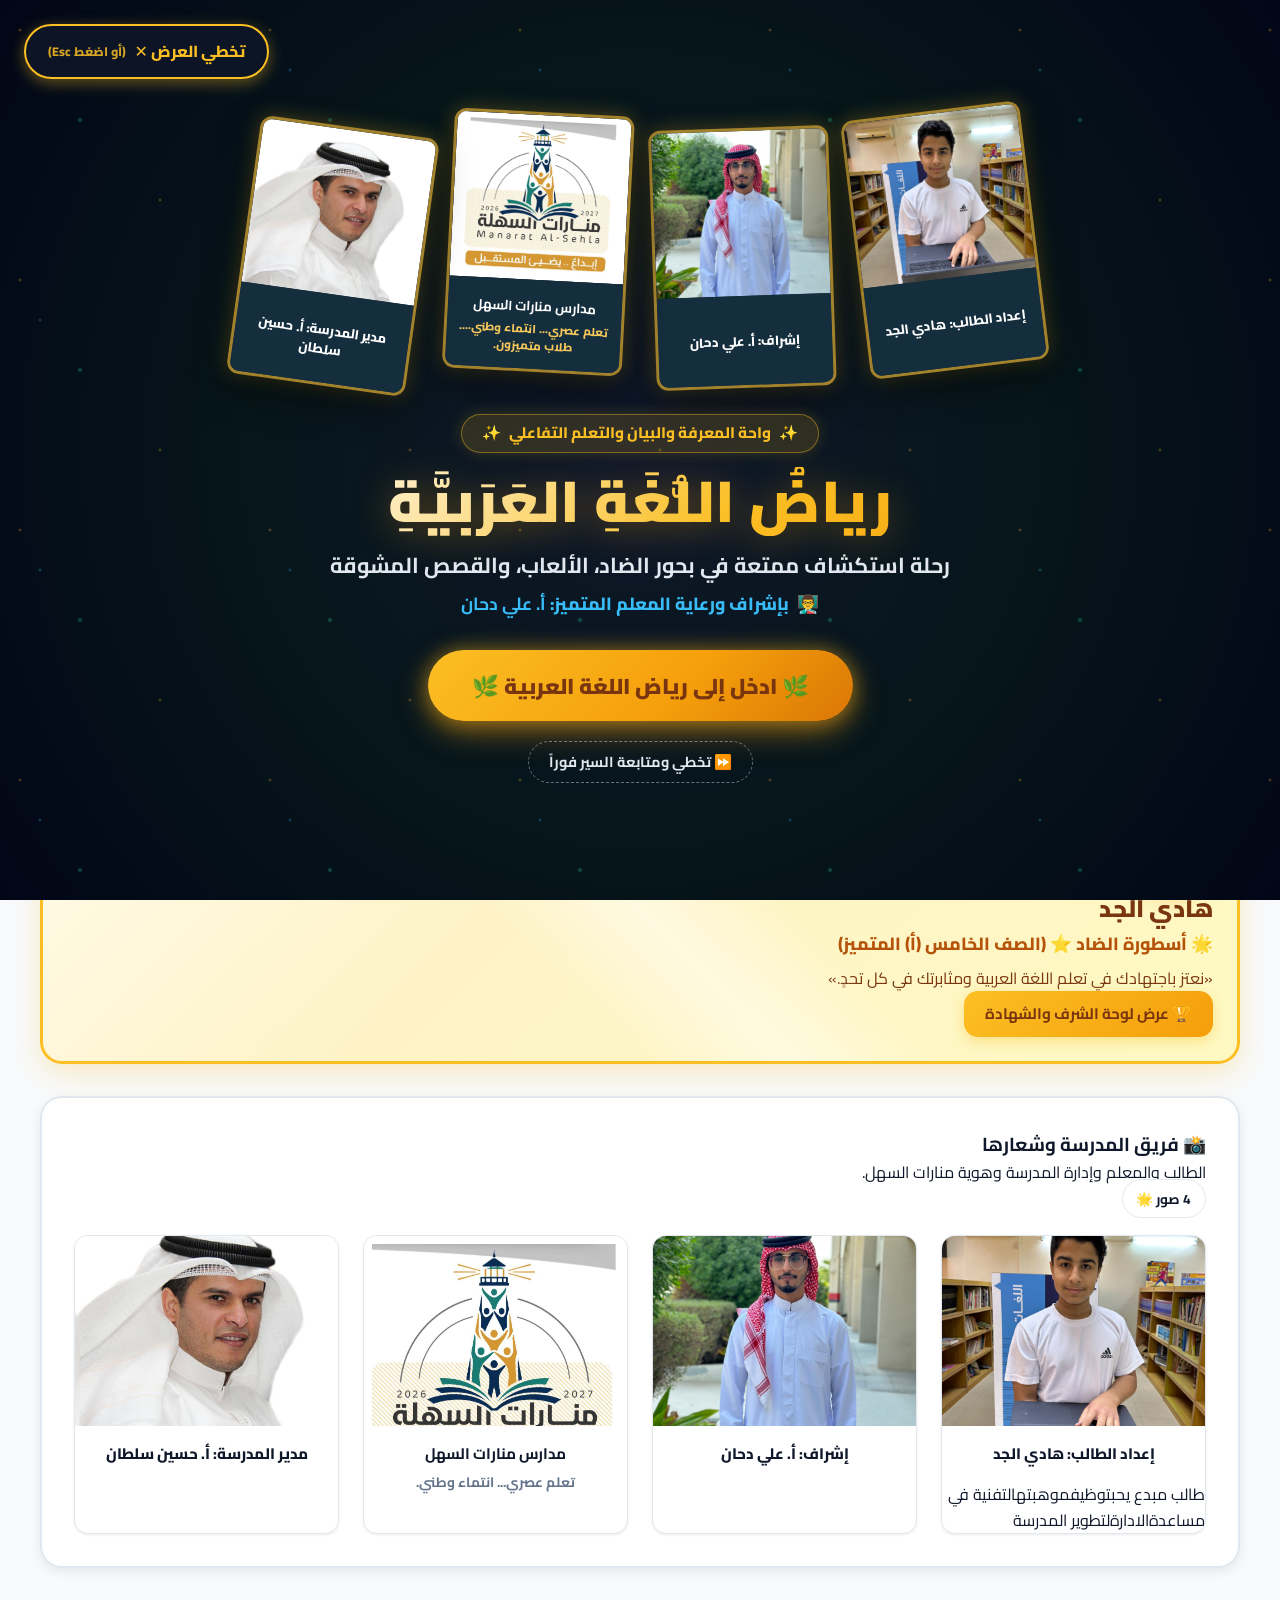
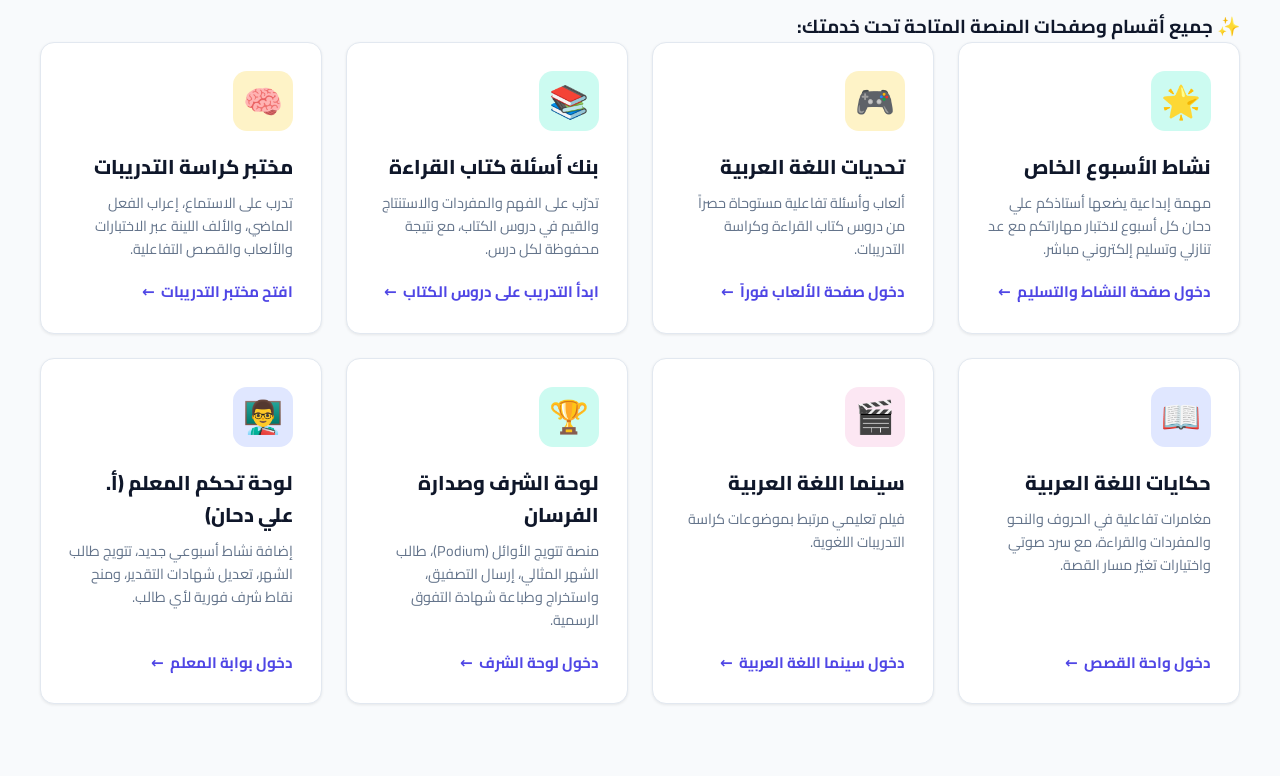
<file: index.html>
<!DOCTYPE html>
<html lang="ar" dir="rtl">
<head>
    <meta charset="UTF-8">
    <meta name="viewport" content="width=device-width, initial-scale=1.0">
    <title>رياض اللغة العربية | إشراف المعلم أ. علي دحان</title>
    <link rel="stylesheet" href="css/style.css?v=20261102-mobile">
    <link rel="icon" href="data:image/svg+xml,<svg xmlns=%22http://www.w3.org/2000/svg%22 viewBox=%220 0 100 100%22><text y=%22.9em%22 font-size=%2290%22>🌿</text></svg>">
</head>
<body>

    <!-- ==============================================
         CINEMATIC OPENING INTRO (رياض اللغة العربية)
         Featuring images from 'images for ali dahan'
         ============================================== -->
    <div id="intro-splash-screen" class="intro-splash-screen">
        <div class="intro-ambient-particles"></div>
        <button id="btn-intro-skip" class="intro-skip-btn" onclick="window.closeIntro(event)" title="تخطي العرض والدخول المباشر">
            <span>تخطي العرض ✕</span>
            <span style="font-size: 0.78rem; opacity: 0.85;">(أو اضغط Esc)</span>
        </button>

        <div class="intro-stage">
            <!-- Animated 3D Images Showcase from Ali Dahan's Desktop Folder -->
            <div class="intro-cards-showcase">
                <div class="intro-img-card" onclick="window.closeIntro(event)" title="إعداد الطالب هادي الجد">
                    <img src="images/img1_web.png" alt="الطالب هادي الجد يحمل حاسوبه في مكتبة المدرسة">
                    <div class="intro-image-caption">إعداد الطالب: هادي الجد</div>
                    <div class="card-shine-glimmer"></div>
                </div>
                <div class="intro-img-card" onclick="window.closeIntro(event)" title="إشراف الأستاذ علي دحان">
                    <img src="images/img2_web.png" alt="الأستاذ علي دحان">
                    <div class="intro-image-caption">إشراف: أ. علي دحان</div>
                    <div class="card-shine-glimmer"></div>
                </div>
                <div class="intro-img-card school-logo-intro" onclick="window.closeIntro(event)" title="شعار مدارس منارات السهل">
                    <img src="images/img3_web.png" alt="شعار مدارس منارات السهل: تعلم عصري، انتماء وطني">
                    <div class="intro-image-caption">
                        <strong>مدارس منارات السهل</strong>
                        <span class="intro-school-vision">تعلم عصري... انتماء وطني.... </br> طلاب متميزون.</span>
                    </div>
                    <div class="card-shine-glimmer"></div>
                </div>
                <div class="intro-img-card" onclick="window.closeIntro(event)" title="مدير المدرسة الأستاذ حسين سلطان">
                    <img src="images/img4_web.png" alt="مدير المدرسة الأستاذ حسين سلطان">
                    <div class="intro-image-caption">مدير المدرسة: أ. حسين سلطان</div>
                    <div class="card-shine-glimmer"></div>
                </div>
            </div>

            <!-- Program Title Revelation -->
            <div class="intro-title-group">
                <div class="intro-eyebrow-pill">
                    <span>✨</span>
                    <span>واحة المعرفة والبيان والتعلم التفاعلي</span>
                    <span>✨</span>
                </div>

                <h1 class="intro-grand-title">رِياضُ اللُّغَةِ العَرَبِيَّةِ</h1>
                <p class="intro-subheading">رحلة استكشاف ممتعة في بحور الضاد، الألعاب، والقصص المشوقة</p>
                <div class="intro-teacher-credit">
                    <span>👨‍🏫</span>
                    <span>بإشراف ورعاية المعلم المتميز: <strong>أ. علي دحان</strong></span>
                </div>

                <div class="mt-4">
                    <button id="btn-intro-enter" class="intro-enter-btn" onclick="window.closeIntro(event)">
                        🌿 ادخل إلى رياض اللغة العربية 🌿
                    </button>
                </div>
                <div>
                    <button id="btn-intro-skip-bottom" class="intro-skip-bottom-btn" onclick="window.closeIntro(event)">
                        ⏩ تخطي ومتابعة السير فوراً
                    </button>
                </div>
            </div>
        </div>
    </div>

    <!-- Main Header -->
    <header class="main-header">
        <div class="header-inner">
            <a href="index.html" class="logo-area" style="text-decoration: none;">
                <div class="logo-badge" style="background: linear-gradient(135deg, #10b981, #06b6d4);">📖</div>
                <div class="logo-text">
                    <h1>رِياضُ اللُّغَةِ العَرَبِيَّةِ</h1>
                    <p>بإشراف ورعاية المعلم المتميز <strong>أ. علي دحان</strong> 🌟</p>
                </div>
            </a>

            <!-- Student Gamified HUD Bar -->
            <div class="student-stats-hud">
                <div class="header-user-avatar" id="header-user-avatar" title="اضغط لتغيير صورتك الرمزية">🦁</div>
                <div>
                    <div class="stat-chip points" id="header-user-points-wrap">
                        <span>💰</span>
                        <span id="header-user-points">850</span>
                        <span>نقطة</span>
                    </div>
                </div>
                <div class="stat-chip level">
                    <span id="header-user-level">مستوى 3 (باحث شجاع)</span>
                </div>
                <div class="stat-chip streak">
                    <span id="header-user-streak">5 يوم 🔥</span>
                </div>
                <div class="stat-chip" style="color: var(--primary);">
                    <span id="header-user-badges-count">3 أوسمة 🎖️</span>
                </div>
            </div>

            <div class="header-controls">
                <button class="btn-icon" id="btn-toggle-sound" title="كتم/تشغيل الصوت">🔊</button>
                <button class="btn btn-outline btn-sm" onclick="window.app.replayIntro()" title="إعادة تشغيل مقدمة رياض اللغة العربية">
                    🎬 المقدمة
                </button>
                <a href="teacher.html" class="btn btn-outline btn-sm" title="بوابة المعلم أ. علي دحان">
                    👨‍🏫 لوحة المعلم
                </a>
            </div>
        </div>
    </header>

    <!-- Main Navigation Bar -->
    <nav class="main-nav">
        <div class="nav-container">
            <a href="index.html" class="nav-link-btn active">🏠 الرئيسية</a>
            <a href="weekly.html" class="nav-link-btn">🌟 نشاط الأسبوع (أ. علي دحان)</a>
            <a href="games.html" class="nav-link-btn">🎮 ألعاب اللغة العربية</a>
            <a href="reading.html" class="nav-link-btn">📚 أسئلة كتاب القراءة</a>
            <a href="workbook.html" class="nav-link-btn">🧠 كراسة التدريبات</a>
            <a href="stories.html" class="nav-link-btn">📖 حكايات اللغة العربية</a>
            <a href="cinema.html" class="nav-link-btn">🎬 سينما اللغة العربية</a>
            <a href="leaderboard.html" class="nav-link-btn">🏆 صدارة المتميزين وطالب الشهر</a>
            <a href="teacher.html" class="nav-link-btn">👨‍🏫 إدارة المعلم</a>
        </div>
    </nav>

    <!-- App Main Container -->
    <main class="container">

        <!-- ==============================================
             HOME VIEW
             ============================================== -->
        <section id="view-home" class="app-view-section">
            <!-- Hero Banner -->
            <div class="hero-banner" style="background: linear-gradient(135deg, #064e3b 0%, #047857 50%, #0284c7 100%);">
                <div class="hero-content">
                    <div class="teacher-badge-pill" style="background: rgba(255,255,255,0.25);">
                        <span>👨‍🏫</span>
                        <span>مرحباً بكم في «رِياضُ اللُّغَةِ العَرَبِيَّةِ» مع المعلم أ. علي دحان</span>
                    </div>
                    <h2 class="hero-title">واحة لغة الضاد والإبداع والتعلم الممتع!</h2>
                    <p class="hero-subtitle">
                        هنا نصنع المجد بالعلم والبيان، نلعب ألعاب الذكاء اللغوي، نكتشف، نعيش أروع القصص، ونشاهد أمتع الأفلام التعليمية. شارك في نشاط الأسبوع لتتوج بلقب طالب الشهر المثالي!
                    </p>
                    <div class="hero-actions">
                        <a href="weekly.html" class="btn btn-gold btn-lg">
                            🚀 انطلق إلى نشاط هذا الأسبوع (+150 نقطة)
                        </a>
                        <a href="games.html" class="btn btn-outline btn-lg" style="color:white; border-color:white;">
                            🎯 العب وتحدى عقلك
                        </a>
                        <button class="btn btn-outline btn-lg" style="color:white; border-color:white;" onclick="window.app.replayIntro()">
                            🎬 مشاهدة شاشة الافتتاح
                        </button>
                    </div>
                </div>
                <div class="hero-graphics">
                    📚
                </div>
            </div>

            <!-- Spotlight: Student of the Month Teaser -->
            <div id="home-som-spotlight">
                <!-- Injected dynamically via app.renderHomeSpotlight() -->
            </div>

            <!-- Featured Gallery: Images of Ali Dahan -->
            <div class="ali-dahan-gallery-wrap">
                <div class="flex justify-between items-center flex-wrap gap-2">
                    <div>
                            <h3 class="font-extrabold text-xl text-primary flex items-center gap-2">
                            <span>📸</span>
                            <span>فريق المدرسة وشعارها</span>
                        </h3>
                        <p class="text-sm text-muted">الطالب والمعلم وإدارة المدرسة وهوية منارات السهل.</p>
                    </div>
                    <span class="meta-tag">4 صور 🌟</span>
                </div>

                <div class="gallery-grid">
                    <div class="gallery-item-card">
                        <div class="gallery-thumb-box">
                            <img src="images/image.png" alt="الطالب هادي الجد يحمل حاسوبه في مكتبة المدرسة">
                        </div>
                        <div class="gallery-caption">إعداد الطالب: هادي الجد</div>
                        <p>طالب مبدع يحبتوظيفموهبتهالتفنية في مساعدةالادارةلتطوير المدرسة</p>
                    </div>
                    <div class="gallery-item-card">
                        <div class="gallery-thumb-box">
                            <img src="images/image%20copy.png" alt="الأستاذ علي دحان">
                        </div>
                        <div class="gallery-caption">إشراف: أ. علي دحان</div>
                    </div>
                    <div class="gallery-item-card">
                        <div class="gallery-thumb-box school-logo-thumb">
                            <img src="images/image%20copy%202.png" alt="شعار مدارس منارات السهل">
                        </div>
                        <div class="gallery-caption">
                            <strong>مدارس منارات السهل</strong>
                            <span class="school-vision-caption">تعلم عصري... انتماء وطني.</span>
                        </div>
                    </div>
                    <div class="gallery-item-card">
                        <div class="gallery-thumb-box">
                            <img src="images/image%20copy%203.png" alt="مدير المدرسة الأستاذ حسين سلطان">
                        </div>
                        <div class="gallery-caption">مدير المدرسة: أ. حسين سلطان</div>
                    </div>
                </div>
            </div>

            <!-- Portals Grid to All Pages -->
            <h3 class="font-bold text-xl mb-4">✨ جميع أقسام وصفحات المنصة المتاحة تحت خدمتك:</h3>
            <div class="portals-grid">
                <!-- Portal 1: Weekly Quest -->
                <a href="weekly.html" class="portal-card weekly" style="text-decoration: none; color: inherit;">
                    <div>
                        <div class="portal-icon-box">🌟</div>
                        <h4 class="portal-title">نشاط الأسبوع الخاص</h4>
                        <p class="portal-desc">مهمة إبداعية يضعها أستاذكم علي دحان كل أسبوع لاختبار مهاراتكم مع عد تنازلي وتسليم إلكتروني مباشر.</p>
                    </div>
                    <div class="portal-jump-link">
                        <span>دخول صفحة النشاط والتسليم</span>
                        <span>←</span>
                    </div>
                </a>

                <!-- Portal 2: Games -->
                <a href="games.html" class="portal-card games" style="text-decoration: none; color: inherit;">
                    <div>
                        <div class="portal-icon-box">🎮</div>
                        <h4 class="portal-title">تحديات اللغة العربية</h4>
                        <p class="portal-desc">ألعاب وأسئلة تفاعلية مستوحاة حصراً من دروس كتاب القراءة وكراسة التدريبات.</p>
                    </div>
                    <div class="portal-jump-link">
                        <span>دخول صفحة الألعاب فوراً</span>
                        <span>←</span>
                    </div>
                </a>

                <a href="reading.html" class="portal-card weekly" style="text-decoration: none; color: inherit;">
                    <div>
                        <div class="portal-icon-box">📚</div>
                        <h4 class="portal-title">بنك أسئلة كتاب القراءة</h4>
                        <p class="portal-desc">تدرّب على الفهم والمفردات والاستنتاج والقيم في دروس الكتاب، مع نتيجة محفوظة لكل درس.</p>
                    </div>
                    <div class="portal-jump-link">
                        <span>ابدأ التدريب على دروس الكتاب</span>
                        <span>←</span>
                    </div>
                </a>

                <a href="workbook.html" class="portal-card games" style="text-decoration: none; color: inherit;">
                    <div>
                        <div class="portal-icon-box">🧠</div>
                        <h4 class="portal-title">مختبر كراسة التدريبات</h4>
                        <p class="portal-desc">تدرب على الاستماع، إعراب الفعل الماضي، والألف اللينة عبر الاختبارات والألعاب والقصص التفاعلية.</p>
                    </div>
                    <div class="portal-jump-link">
                        <span>افتح مختبر التدريبات</span>
                        <span>←</span>
                    </div>
                </a>

                <!-- Portal 3: Stories -->
                <a href="stories.html" class="portal-card stories" style="text-decoration: none; color: inherit;">
                    <div>
                        <div class="portal-icon-box">📖</div>
                        <h4 class="portal-title">حكايات اللغة العربية</h4>
                        <p class="portal-desc">مغامرات تفاعلية في الحروف والنحو والمفردات والقراءة، مع سرد صوتي واختيارات تغيّر مسار القصة.</p>
                    </div>
                    <div class="portal-jump-link">
                        <span>دخول واحة القصص</span>
                        <span>←</span>
                    </div>
                </a>

                <!-- Portal 4: Cinema -->
                <a href="cinema.html" class="portal-card cinema" style="text-decoration: none; color: inherit;">
                    <div>
                        <div class="portal-icon-box">🎬</div>
                        <h4 class="portal-title">سينما اللغة العربية</h4>
                        <p class="portal-desc">فيلم تعليمي مرتبط بموضوعات كراسة التدريبات اللغوية.</p>
                    </div>
                    <div class="portal-jump-link">
                        <span>دخول سينما اللغة العربية</span>
                        <span>←</span>
                    </div>
                </a>

                <!-- Portal 5: Leaderboard & Student of the Month -->
                <a href="leaderboard.html" class="portal-card weekly" style="text-decoration: none; color: inherit;">
                    <div>
                        <div class="portal-icon-box">🏆</div>
                        <h4 class="portal-title">لوحة الشرف وصدارة الفرسان</h4>
                        <p class="portal-desc">منصة تتويج الأوائل (Podium)، طالب الشهر المثالي، إرسال التصفيق، واستخراج وطباعة شهادة التفوق الرسمية.</p>
                    </div>
                    <div class="portal-jump-link">
                        <span>دخول لوحة الشرف</span>
                        <span>←</span>
                    </div>
                </a>

                <!-- Portal 6: Teacher Panel -->
                <a href="teacher.html" class="portal-card stories" style="text-decoration: none; color: inherit;">
                    <div>
                        <div class="portal-icon-box">👨‍🏫</div>
                        <h4 class="portal-title">لوحة تحكم المعلم (أ. علي دحان)</h4>
                        <p class="portal-desc">إضافة نشاط أسبوعي جديد، تتويج طالب الشهر، تعديل شهادات التقدير، ومنح نقاط شرف فورية لأي طالب.</p>
                    </div>
                    <div class="portal-jump-link">
                        <span>دخول بوابة المعلم</span>
                        <span>←</span>
                    </div>
                </a>
            </div>
        </section>

    </main>

    <!-- Avatar Picker Modal -->
    <div id="avatar-modal" class="modal-backdrop hidden">
        <div class="modal-dialog text-center">
            <button class="modal-close-btn" id="btn-close-avatar-modal">&times;</button>
            <h3 class="text-xl font-bold mb-2">اختر فارسك أو شخصيتك الرمزية</h3>
            <p class="text-muted mb-4">ستظهر هذه الشخصية بجانب اسمك في لوحة الشرف ونشاط الأسبوع</p>
            <div class="avatar-grid" id="avatar-options-grid"></div>
        </div>
    </div>

    <!-- Scripts -->
    <script src="js/audio.js?v=20261028-1"></script>
    <script src="js/confetti.js?v=20261028-1"></script>
    <script src="js/data.js?v=20261028-1"></script>
    <script src="js/reading-data.js?v=20261101-2"></script>
    <script src="js/workbook-data.js?v=20261101-3"></script>
    <script src="js/book-curriculum.js?v=20261101-1"></script>
    <script src="js/storage.js?v=20261101-3"></script>
    <script src="js/games.js?v=20261028-1"></script>
    <script src="js/stories.js?v=20261028-1"></script>
    <script src="js/cinema.js?v=20261028-1"></script>
    <script src="js/leaderboard.js?v=20261028-1"></script>
    <script src="js/teacher.js?v=20261101-2"></script>
    <script src="js/app.js?v=20261028-1"></script>
</body>
</html>
</file>
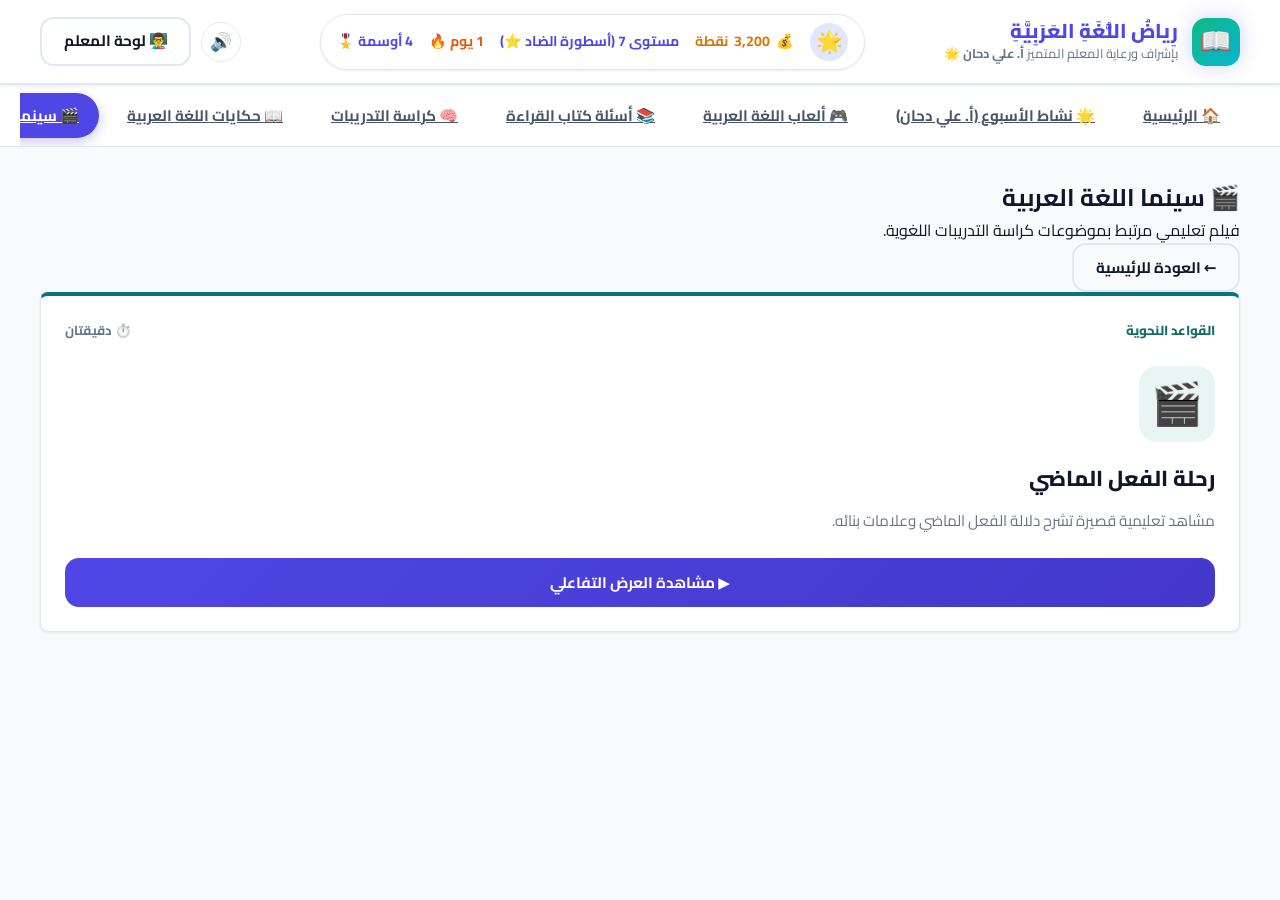
<file: cinema.html>
<!DOCTYPE html>
<html lang="ar" dir="rtl">
<head>
    <meta charset="UTF-8">
    <meta name="viewport" content="width=device-width, initial-scale=1.0">
    <title>سينما اللغة العربية | رياض اللغة العربية - أ. علي دحان</title>
    <link rel="stylesheet" href="css/style.css?v=20261102-mobile">
    <link rel="icon" href="data:image/svg+xml,<svg xmlns=%22http://www.w3.org/2000/svg%22 viewBox=%220 0 100 100%22><text y=%22.9em%22 font-size=%2290%22>🎬</text></svg>">
</head>
<body>

    <!-- Main Header -->
    <header class="main-header">
        <div class="header-inner">
            <a href="index.html" class="logo-area" style="text-decoration: none;">
                <div class="logo-badge" style="background: linear-gradient(135deg, #10b981, #06b6d4);">📖</div>
                <div class="logo-text">
                    <h1>رِياضُ اللُّغَةِ العَرَبِيَّةِ</h1>
                    <p>بإشراف ورعاية المعلم المتميز <strong>أ. علي دحان</strong> 🌟</p>
                </div>
            </a>

            <!-- Student Gamified HUD Bar -->
            <div class="student-stats-hud">
                <div class="header-user-avatar" id="header-user-avatar" title="اضغط لتغيير صورتك الرمزية">🦁</div>
                <div>
                    <div class="stat-chip points" id="header-user-points-wrap">
                        <span>💰</span>
                        <span id="header-user-points">850</span>
                        <span>نقطة</span>
                    </div>
                </div>
                <div class="stat-chip level">
                    <span id="header-user-level">مستوى 3</span>
                </div>
                <div class="stat-chip streak">
                    <span id="header-user-streak">5 يوم 🔥</span>
                </div>
                <div class="stat-chip" style="color: var(--primary);">
                    <span id="header-user-badges-count">3 أوسمة 🎖️</span>
                </div>
            </div>

            <div class="header-controls">
                <button class="btn-icon" id="btn-toggle-sound" title="كتم/تشغيل الصوت">🔊</button>
                <a href="teacher.html" class="btn btn-outline btn-sm" title="بوابة المعلم أ. علي دحان">
                    👨‍🏫 لوحة المعلم
                </a>
            </div>
        </div>
    </header>

    <!-- Main Navigation Bar -->
    <nav class="main-nav">
        <div class="nav-container">
            <a href="index.html" class="nav-link-btn">🏠 الرئيسية</a>
            <a href="weekly.html" class="nav-link-btn">🌟 نشاط الأسبوع (أ. علي دحان)</a>
            <a href="games.html" class="nav-link-btn">🎮 ألعاب اللغة العربية</a>
            <a href="reading.html" class="nav-link-btn">📚 أسئلة كتاب القراءة</a>
            <a href="workbook.html" class="nav-link-btn">🧠 كراسة التدريبات</a>
            <a href="stories.html" class="nav-link-btn">📖 حكايات اللغة العربية</a>
            <a href="cinema.html" class="nav-link-btn active">🎬 سينما اللغة العربية</a>
            <a href="leaderboard.html" class="nav-link-btn">🏆 صدارة المتميزين وطالب الشهر</a>
            <a href="teacher.html" class="nav-link-btn">👨‍🏫 إدارة المعلم</a>
        </div>
    </nav>

    <!-- App Main Container -->
    <main class="container">
        <!-- Film Catalog Overview -->
        <div id="films-overview">
            <div class="mb-6 flex justify-between items-center flex-wrap gap-3">
                <div>
                    <h2 class="text-3xl font-extrabold text-primary mb-1">🎬 سينما اللغة العربية</h2>
                    <p class="text-muted">فيلم تعليمي مرتبط بموضوعات كراسة التدريبات اللغوية.</p>
                </div>
                <a href="index.html" class="btn btn-outline">← العودة للرئيسية</a>
            </div>
            <div class="films-grid" id="films-grid">
                <!-- Populated dynamically via cinemaManager.renderFilmList() -->
            </div>
        </div>

        <!-- Cinema Theater Player -->
        <div id="cinema-theater-view" class="hidden">
            <div class="cinema-theater-card">
                <div class="flex justify-between items-center mb-4">
                    <div>
                        <span class="meta-tag" id="theater-film-category">اللغة العربية</span>
                        <h2 class="text-xl font-bold inline-block mr-3" id="theater-film-title">عنوان الفيلم</h2>
                    </div>
                    <button class="btn btn-outline btn-sm" id="cinema-close-btn" style="color:white; border-color:#475569;">
                        ✕ إغلاق السينما
                    </button>
                </div>

                <!-- Theater Canvas Screen -->
                <div class="theater-screen-wrap">
                    <canvas id="cinema-canvas" width="900" height="420"></canvas>
                </div>

                <div class="flex justify-between items-center mb-2">
                    <h4 class="font-bold text-accent" id="theater-scene-title">المشهد 1</h4>
                    <span class="text-sm text-slate-400" id="theater-scene-indicator">1 / 3</span>
                </div>

                <!-- Subtitles and voice box -->
                <div class="subtitles-box">
                    <p id="theater-subtitles-text">شرح المشهد...</p>
                </div>

                <!-- Control Bar -->
                <div class="theater-controls-bar">
                    <div class="flex gap-2">
                        <button class="btn btn-primary" id="cinema-play-btn">▶️ تشغيل</button>
                        <button class="btn btn-outline" id="cinema-prev-scene" style="color:white; border-color:#475569;">⏮️ المشهد السابق</button>
                        <button class="btn btn-outline" id="cinema-next-scene" style="color:white; border-color:#475569;">المشهد التالي ⏭️</button>
                    </div>
                </div>

                <!-- Checkpoint Quiz Box -->
                <div id="theater-quiz-box" class="hidden mt-6 pt-4 border-t border-slate-700"></div>
            </div>
        </div>
    </main>

    <!-- Avatar Picker Modal -->
    <div id="avatar-modal" class="modal-backdrop hidden">
        <div class="modal-dialog text-center">
            <button class="modal-close-btn" id="btn-close-avatar-modal">&times;</button>
            <h3 class="text-xl font-bold mb-2">اختر فارسك أو شخصيتك الرمزية</h3>
            <p class="text-muted mb-4">ستظهر هذه الشخصية بجانب اسمك في لوحة الشرف ونشاط الأسبوع</p>
            <div class="avatar-grid" id="avatar-options-grid"></div>
        </div>
    </div>

    <!-- Scripts -->
    <script src="js/audio.js?v=20261028-1"></script>
    <script src="js/confetti.js?v=20261028-1"></script>
    <script src="js/data.js?v=20261028-1"></script>
    <script src="js/reading-data.js?v=20261101-2"></script>
    <script src="js/workbook-data.js?v=20261101-3"></script>
    <script src="js/book-curriculum.js?v=20261101-1"></script>
    <script src="js/storage.js?v=20261101-3"></script>
    <script src="js/games.js?v=20261028-1"></script>
    <script src="js/stories.js?v=20261028-1"></script>
    <script src="js/cinema.js?v=20261028-1"></script>
    <script src="js/leaderboard.js?v=20261028-1"></script>
    <script src="js/teacher.js?v=20261101-2"></script>
    <script src="js/app.js?v=20261028-1"></script>
</body>
</html>
</file>
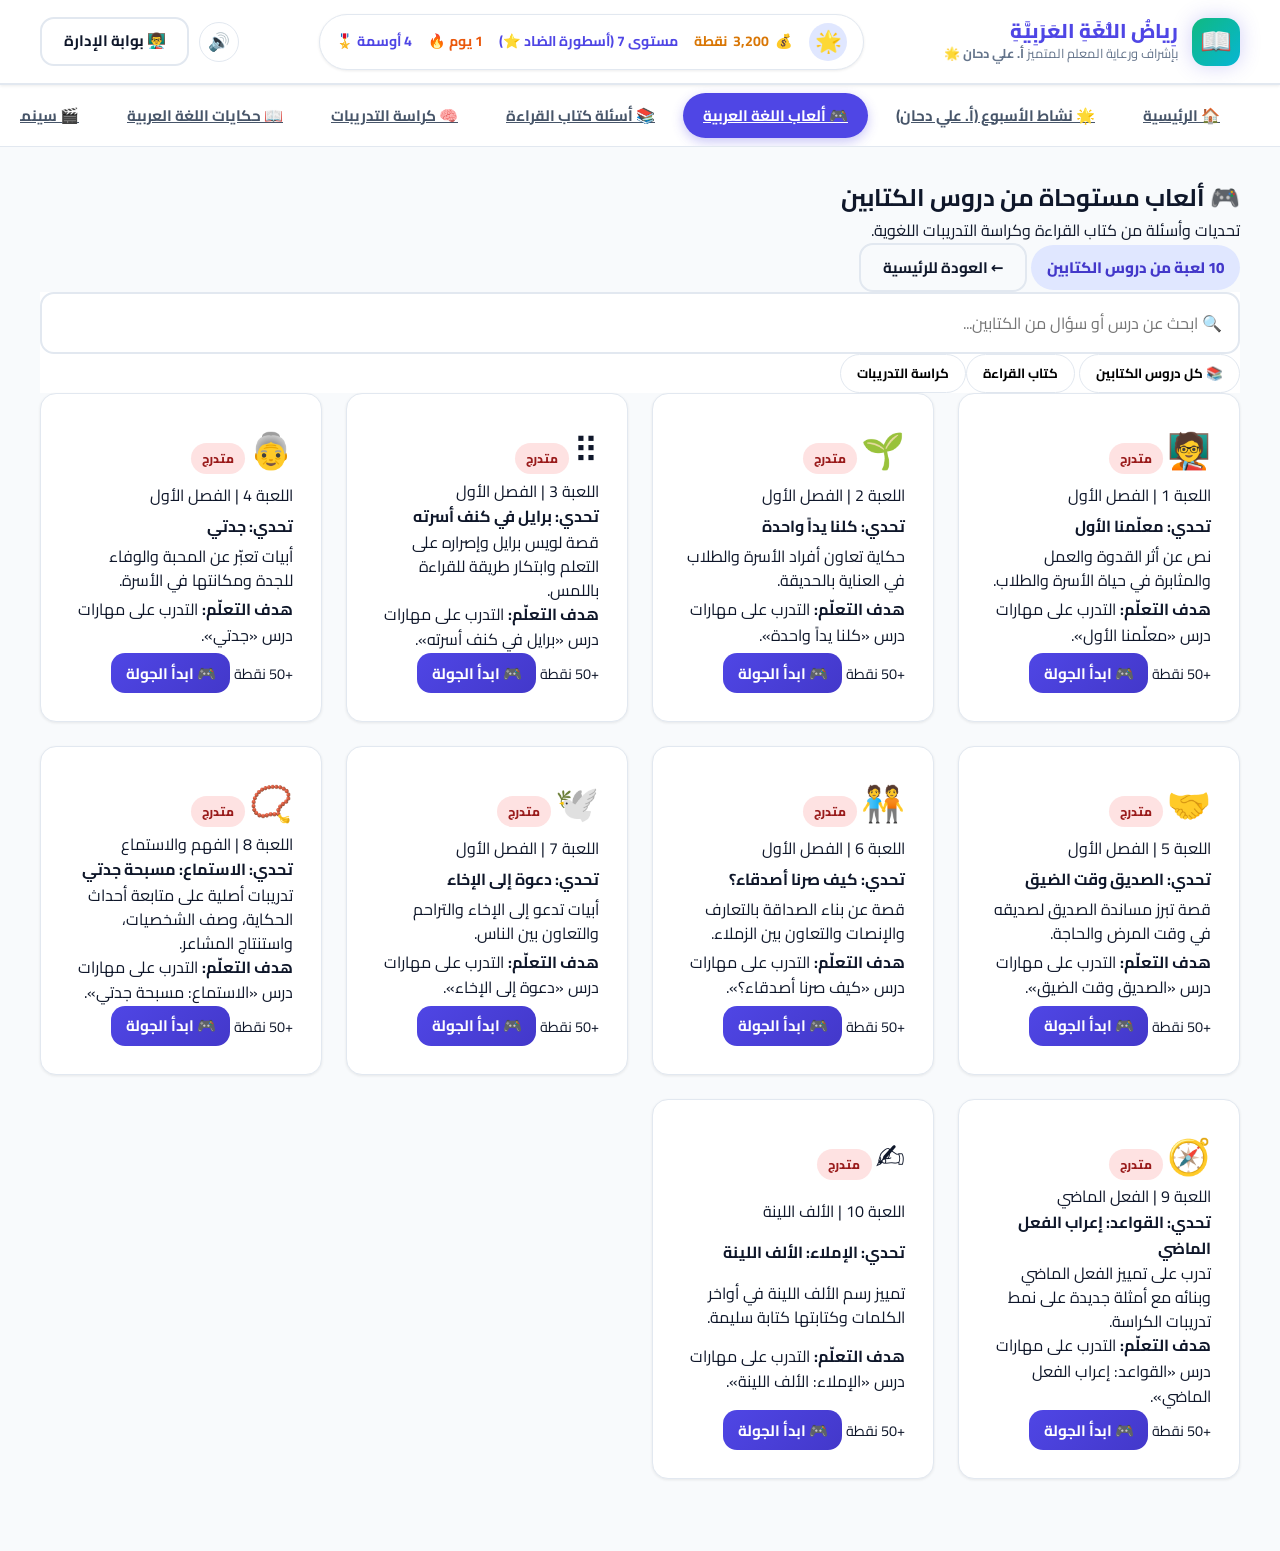
<file: games.html>
<!DOCTYPE html>
<html lang="ar" dir="rtl">
<head>
    <meta charset="UTF-8">
    <meta name="viewport" content="width=device-width, initial-scale=1.0">
    <title>ألعاب اللغة العربية | رياض اللغة العربية - أ. علي دحان</title>
    <link rel="stylesheet" href="css/style.css?v=20261102-mobile">
    <link rel="icon" href="data:image/svg+xml,<svg xmlns=%22http://www.w3.org/2000/svg%22 viewBox=%220 0 100 100%22><text y=%22.9em%22 font-size=%2290%22>🎮</text></svg>">
</head>
<body>

    <!-- Main Header -->
    <header class="main-header">
        <div class="header-inner">
            <a href="index.html" class="logo-area" style="text-decoration: none;">
                <div class="logo-badge" style="background: linear-gradient(135deg, #10b981, #06b6d4);">📖</div>
                <div class="logo-text">
                    <h1>رِياضُ اللُّغَةِ العَرَبِيَّةِ</h1>
                    <p>بإشراف ورعاية المعلم المتميز <strong>أ. علي دحان</strong> 🌟</p>
                </div>
            </a>

            <!-- Student Gamified HUD Bar -->
            <div class="student-stats-hud">
                <div class="header-user-avatar" id="header-user-avatar" title="اضغط لتغيير صورتك الرمزية">🦁</div>
                <div>
                    <div class="stat-chip points" id="header-user-points-wrap">
                        <span>💰</span>
                        <span id="header-user-points">850</span>
                        <span>نقطة</span>
                    </div>
                </div>
                <div class="stat-chip level">
                    <span id="header-user-level">مستوى 3</span>
                </div>
                <div class="stat-chip streak">
                    <span id="header-user-streak">5 يوم 🔥</span>
                </div>
                <div class="stat-chip" style="color: var(--primary);">
                    <span id="header-user-badges-count">3 أوسمة 🎖️</span>
                </div>
            </div>

            <div class="header-controls">
                <button class="btn-icon" id="btn-toggle-sound" title="كتم/تشغيل الصوت">🔊</button>
                <a href="teacher.html" class="btn btn-outline btn-sm">
                    👨‍🏫 بوابة الإدارة
                </a>
            </div>
        </div>
    </header>

    <!-- Main Navigation Bar -->
    <nav class="main-nav">
        <div class="nav-container">
            <a href="index.html" class="nav-link-btn">🏠 الرئيسية</a>
            <a href="weekly.html" class="nav-link-btn">🌟 نشاط الأسبوع (أ. علي دحان)</a>
            <a href="games.html" class="nav-link-btn active">🎮 ألعاب اللغة العربية</a>
            <a href="reading.html" class="nav-link-btn">📚 أسئلة كتاب القراءة</a>
            <a href="workbook.html" class="nav-link-btn">🧠 كراسة التدريبات</a>
            <a href="stories.html" class="nav-link-btn">📖 حكايات اللغة العربية</a>
            <a href="cinema.html" class="nav-link-btn">🎬 سينما اللغة العربية</a>
            <a href="leaderboard.html" class="nav-link-btn">🏆 صدارة المتميزين وطالب الشهر</a>
            <a href="teacher.html" class="nav-link-btn">👨‍🏫 إدارة المعلم والصفوف</a>
        </div>
    </nav>

    <!-- App Main Container -->
    <main class="container">
        <div class="mb-6 flex justify-between items-center flex-wrap gap-3">
            <div>
                <h2 class="text-3xl font-extrabold text-primary mb-1">🎮 ألعاب مستوحاة من دروس الكتابين</h2>
                <p class="text-muted">تحديات وأسئلة من كتاب القراءة وكراسة التدريبات اللغوية.</p>
            </div>
            <div class="flex items-center gap-2">
                <span class="badge" id="games-count-badge" style="background: #e0e7ff; color: #4338ca; font-size: 0.95rem; font-weight: 800; padding: 0.5rem 1rem; border-radius: 99px;">
                    ألعاب مرتبطة بالدروس
                </span>
                <a href="index.html" class="btn btn-outline">← العودة للرئيسية</a>
            </div>
        </div>

        <!-- Search & Category Filters Bar -->
        <div class="p-4 mb-6 rounded-xl border border-[var(--border)]" style="background: var(--surface);">
            <div class="flex gap-3 mb-4 flex-wrap">
                <input type="text" id="search-games-input" class="form-control" placeholder="🔍 ابحث عن درس أو سؤال من الكتابين..." style="flex: 1; min-width: 250px;">
            </div>
            
            <div class="flex gap-2 flex-wrap" id="game-filter-buttons"></div>
        </div>

        <!-- Games generated only from the two books -->
        <div class="portals-grid" id="games-catalog-grid" style="grid-template-columns: repeat(auto-fill, minmax(280px, 1fr));">
            <!-- Injected dynamically via gamesManager.renderGamesGrid() -->
        </div>

    </main>

    <!-- Scripts -->
    <script src="js/audio.js?v=20261028-1"></script>
    <script src="js/confetti.js?v=20261028-1"></script>
    <script src="js/data.js?v=20261028-1"></script>
    <script src="js/reading-data.js?v=20261101-2"></script>
    <script src="js/workbook-data.js?v=20261101-3"></script>
    <script src="js/book-curriculum.js?v=20261101-1"></script>
    <script src="js/storage.js?v=20261101-3"></script>
    <script src="js/games.js?v=20261101-2"></script>
    <script src="js/stories.js?v=20261028-1"></script>
    <script src="js/cinema.js?v=20261028-1"></script>
    <script src="js/leaderboard.js?v=20261028-1"></script>
    <script src="js/teacher.js?v=20261101-2"></script>
    <script src="js/app.js?v=20261028-1"></script>
</body>
</html>
</file>
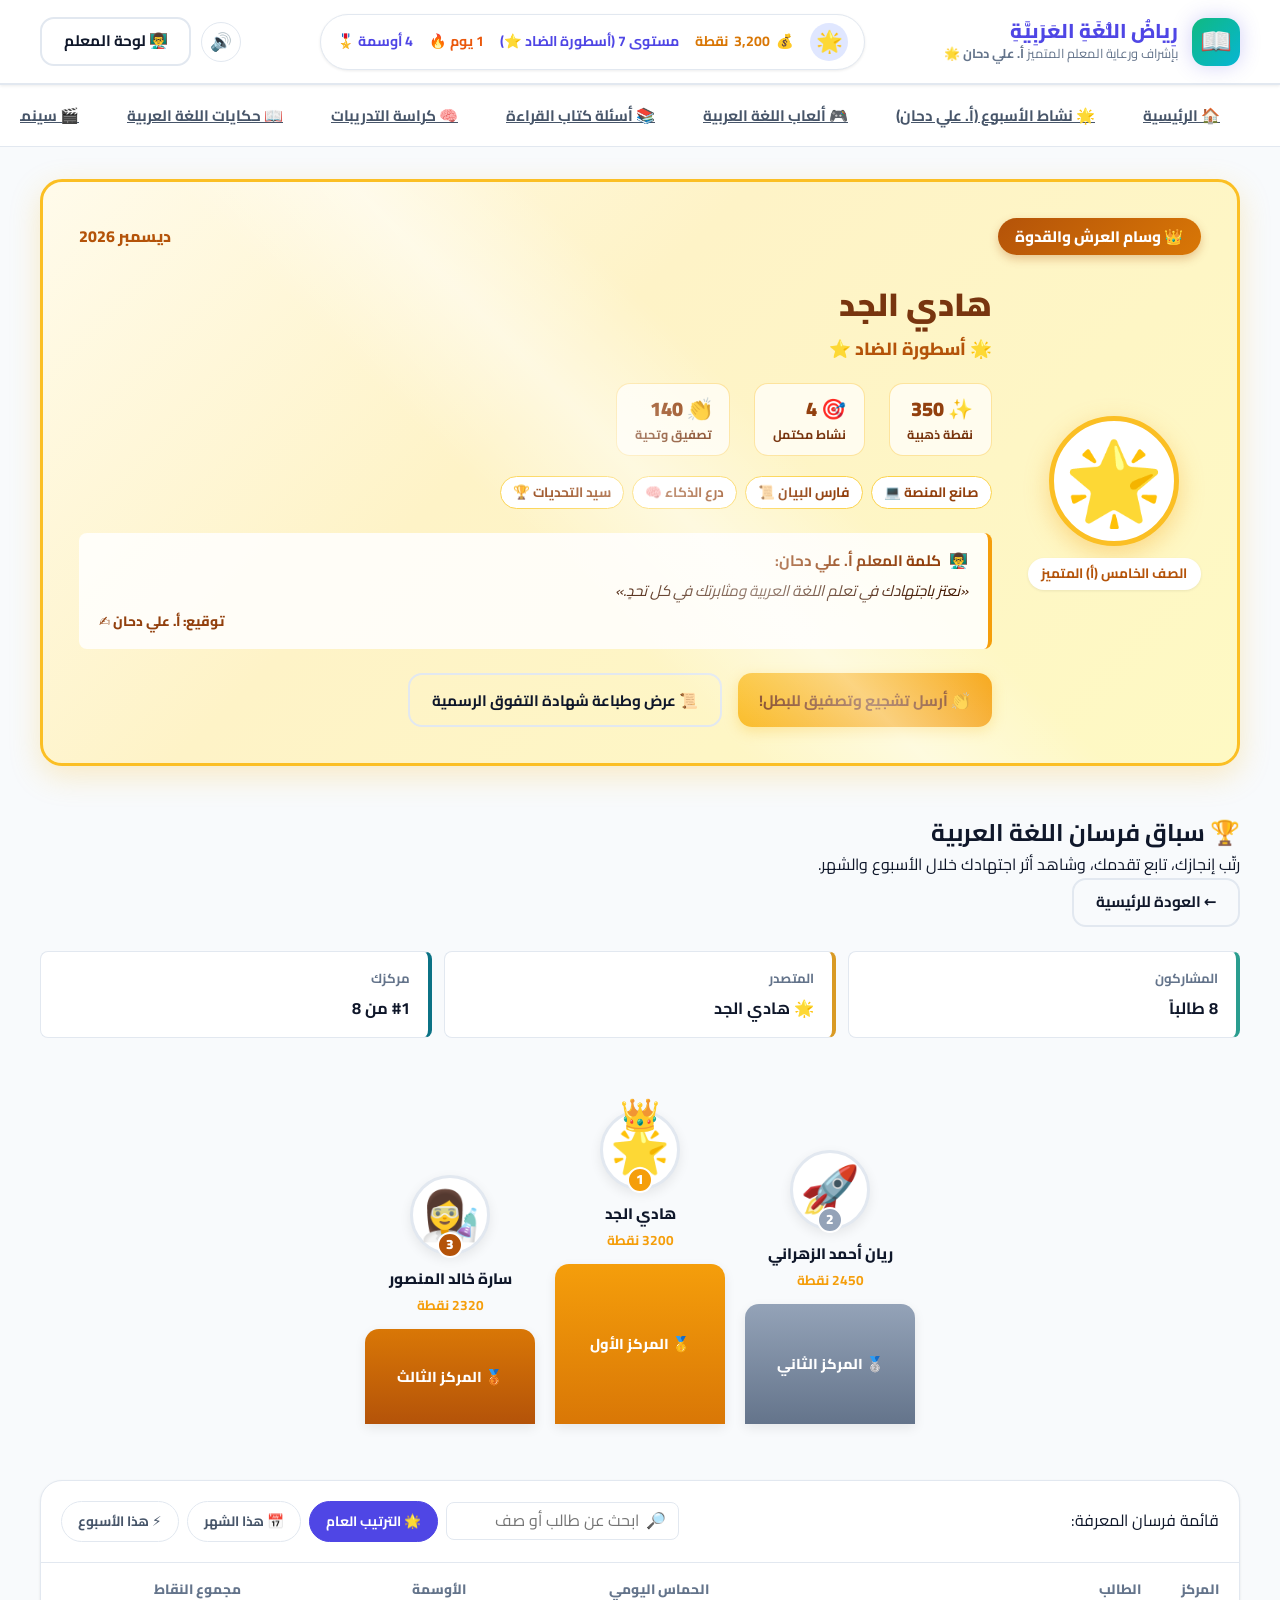
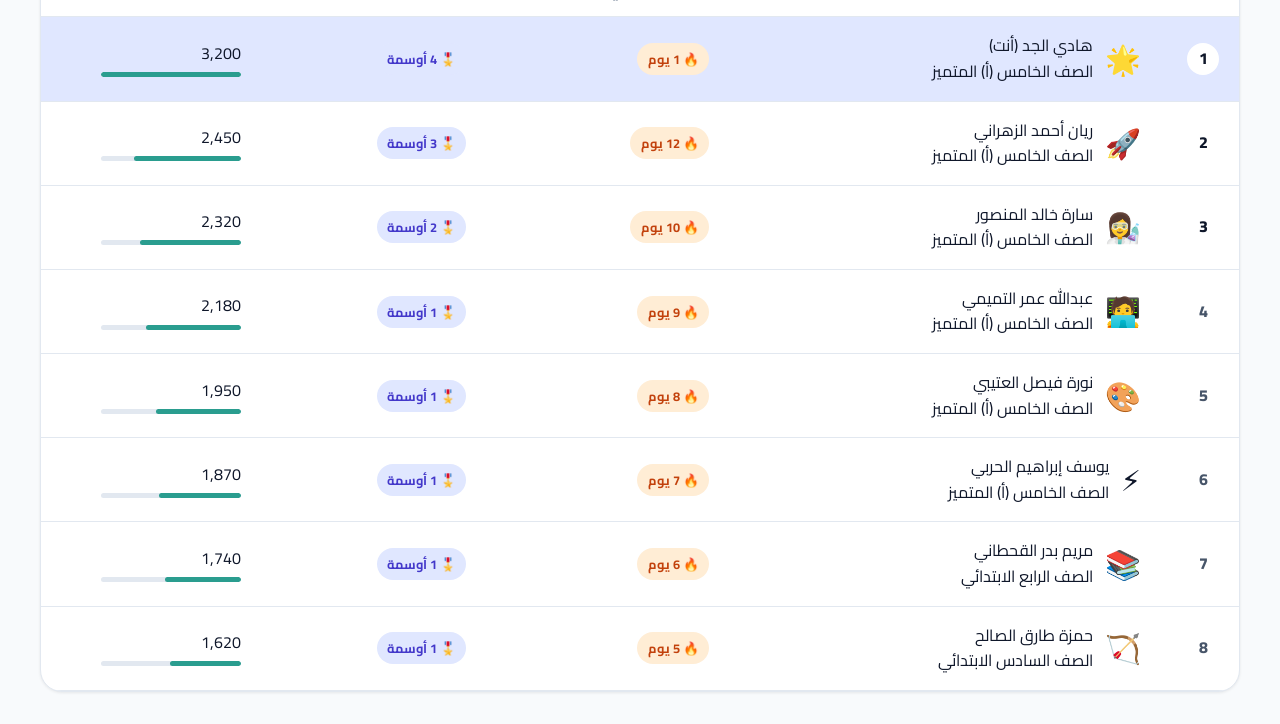
<file: leaderboard.html>
<!DOCTYPE html>
<html lang="ar" dir="rtl">
<head>
    <meta charset="UTF-8">
    <meta name="viewport" content="width=device-width, initial-scale=1.0">
    <title>لوحة الشرف وطالب الشهر | رياض اللغة العربية - أ. علي دحان</title>
    <link rel="stylesheet" href="css/style.css?v=20261102-mobile">
    <link rel="icon" href="data:image/svg+xml,<svg xmlns=%22http://www.w3.org/2000/svg%22 viewBox=%220 0 100 100%22><text y=%22.9em%22 font-size=%2290%22>🏆</text></svg>">
</head>
<body>

    <!-- Main Header -->
    <header class="main-header">
        <div class="header-inner">
            <a href="index.html" class="logo-area" style="text-decoration: none;">
                <div class="logo-badge" style="background: linear-gradient(135deg, #10b981, #06b6d4);">📖</div>
                <div class="logo-text">
                    <h1>رِياضُ اللُّغَةِ العَرَبِيَّةِ</h1>
                    <p>بإشراف ورعاية المعلم المتميز <strong>أ. علي دحان</strong> 🌟</p>
                </div>
            </a>

            <!-- Student Gamified HUD Bar -->
            <div class="student-stats-hud">
                <div class="header-user-avatar" id="header-user-avatar" title="اضغط لتغيير صورتك الرمزية">🦁</div>
                <div>
                    <div class="stat-chip points" id="header-user-points-wrap">
                        <span>💰</span>
                        <span id="header-user-points">850</span>
                        <span>نقطة</span>
                    </div>
                </div>
                <div class="stat-chip level">
                    <span id="header-user-level">مستوى 3</span>
                </div>
                <div class="stat-chip streak">
                    <span id="header-user-streak">5 يوم 🔥</span>
                </div>
                <div class="stat-chip" style="color: var(--primary);">
                    <span id="header-user-badges-count">3 أوسمة 🎖️</span>
                </div>
            </div>

            <div class="header-controls">
                <button class="btn-icon" id="btn-toggle-sound" title="كتم/تشغيل الصوت">🔊</button>
                <a href="teacher.html" class="btn btn-outline btn-sm" title="بوابة المعلم أ. علي دحان">
                    👨‍🏫 لوحة المعلم
                </a>
            </div>
        </div>
    </header>

    <!-- Main Navigation Bar -->
    <nav class="main-nav">
        <div class="nav-container">
            <a href="index.html" class="nav-link-btn">🏠 الرئيسية</a>
            <a href="weekly.html" class="nav-link-btn">🌟 نشاط الأسبوع (أ. علي دحان)</a>
            <a href="games.html" class="nav-link-btn">🎮 ألعاب اللغة العربية</a>
            <a href="reading.html" class="nav-link-btn">📚 أسئلة كتاب القراءة</a>
            <a href="workbook.html" class="nav-link-btn">🧠 كراسة التدريبات</a>
            <a href="stories.html" class="nav-link-btn">📖 حكايات اللغة العربية</a>
            <a href="cinema.html" class="nav-link-btn">🎬 سينما اللغة العربية</a>
            <a href="leaderboard.html" class="nav-link-btn active">🏆 صدارة المتميزين وطالب الشهر</a>
            <a href="teacher.html" class="nav-link-btn">👨‍🏫 إدارة المعلم</a>
        </div>
    </nav>

    <!-- App Main Container -->
    <main class="container">
        <!-- Student of the Month Golden Spotlight -->
        <div id="student-of-the-month-box">
            <!-- Injected via leaderboardManager.renderStudentOfTheMonth() -->
        </div>

        <div class="mb-4 flex justify-between items-center flex-wrap gap-3">
            <div>
                <h2 class="text-3xl font-extrabold text-primary mb-1">🏆 سباق فرسان اللغة العربية</h2>
                <p class="text-muted">رتّب إنجازك، تابع تقدمك، وشاهد أثر اجتهادك خلال الأسبوع والشهر.</p>
            </div>
            <a href="index.html" class="btn btn-outline">← العودة للرئيسية</a>
        </div>

        <div id="leaderboard-summary" class="leaderboard-summary-grid" aria-live="polite"></div>

        <!-- Top 3 Podium -->
        <div id="podium-container">
            <!-- Injected via leaderboardManager.renderLeaderboard() -->
        </div>

        <!-- Full Leaderboard Table Card -->
        <div class="leaderboard-table-card">
            <div class="leaderboard-filters-bar">
                <span class="font-bold">قائمة فرسان المعرفة:</span>
                <div class="filters-group">
                    <label class="leaderboard-search-control">
                        <span aria-hidden="true">🔎</span>
                        <input id="leaderboard-search" type="search" placeholder="ابحث عن طالب أو صف" aria-label="ابحث عن طالب أو صف">
                    </label>
                    <button class="leaderboard-filter-btn active" data-filter="all">🌟 الترتيب العام</button>
                    <button class="leaderboard-filter-btn" data-filter="month">📅 هذا الشهر</button>
                    <button class="leaderboard-filter-btn" data-filter="week">⚡ هذا الأسبوع</button>
                </div>
            </div>

            <table class="leaderboard-table">
                <thead>
                    <tr>
                        <th style="width: 70px;">المركز</th>
                        <th>الطالب</th>
                        <th class="text-center">الحماس اليومي</th>
                        <th class="text-center">الأوسمة</th>
                        <th class="text-end">مجموع النقاط</th>
                    </tr>
                </thead>
                <tbody id="leaderboard-list-body">
                    <!-- Populated dynamically -->
                </tbody>
            </table>
        </div>
    </main>

    <!-- Avatar Picker Modal -->
    <div id="avatar-modal" class="modal-backdrop hidden">
        <div class="modal-dialog text-center">
            <button class="modal-close-btn" id="btn-close-avatar-modal">&times;</button>
            <h3 class="text-xl font-bold mb-2">اختر فارسك أو شخصيتك الرمزية</h3>
            <p class="text-muted mb-4">ستظهر هذه الشخصية بجانب اسمك في لوحة الشرف ونشاط الأسبوع</p>
            <div class="avatar-grid" id="avatar-options-grid"></div>
        </div>
    </div>

    <!-- Scripts -->
    <script src="js/audio.js?v=20261028-1"></script>
    <script src="js/confetti.js?v=20261028-1"></script>
    <script src="js/data.js?v=20261028-1"></script>
    <script src="js/reading-data.js?v=20261101-2"></script>
    <script src="js/workbook-data.js?v=20261101-3"></script>
    <script src="js/book-curriculum.js?v=20261101-1"></script>
    <script src="js/storage.js?v=20261101-3"></script>
    <script src="js/games.js?v=20261028-1"></script>
    <script src="js/stories.js?v=20261028-1"></script>
    <script src="js/cinema.js?v=20261028-1"></script>
    <script src="js/leaderboard.js?v=20261028-1"></script>
    <script src="js/teacher.js?v=20261101-2"></script>
    <script src="js/app.js?v=20261028-1"></script>
</body>
</html>
</file>
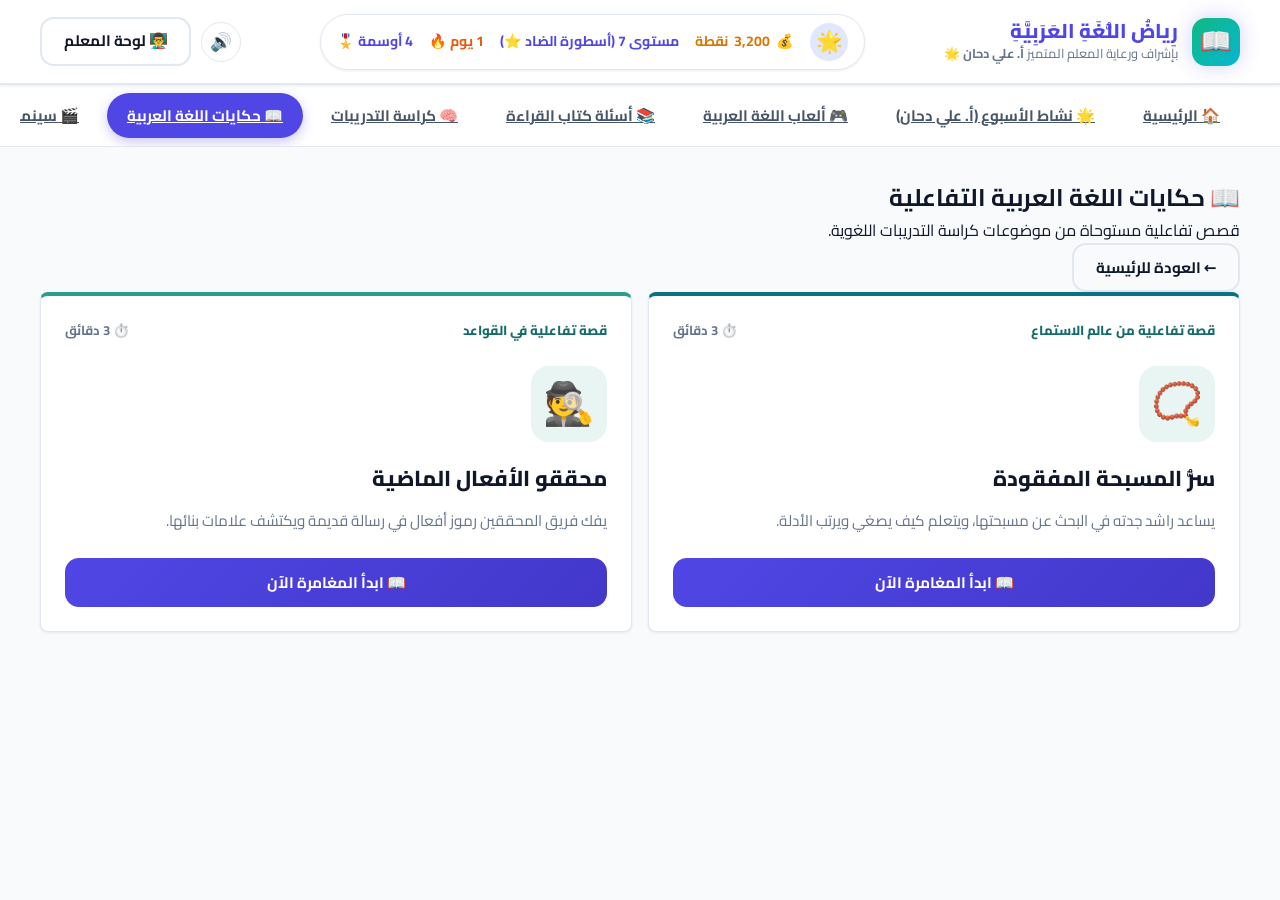
<file: stories.html>
<!DOCTYPE html>
<html lang="ar" dir="rtl">
<head>
    <meta charset="UTF-8">
    <meta name="viewport" content="width=device-width, initial-scale=1.0">
    <title>حكايات اللغة العربية | رياض اللغة العربية - أ. علي دحان</title>
    <link rel="stylesheet" href="css/style.css?v=20261102-mobile">
    <link rel="icon" href="data:image/svg+xml,<svg xmlns=%22http://www.w3.org/2000/svg%22 viewBox=%220 0 100 100%22><text y=%22.9em%22 font-size=%2290%22>📖</text></svg>">
</head>
<body>

    <!-- Main Header -->
    <header class="main-header">
        <div class="header-inner">
            <a href="index.html" class="logo-area" style="text-decoration: none;">
                <div class="logo-badge" style="background: linear-gradient(135deg, #10b981, #06b6d4);">📖</div>
                <div class="logo-text">
                    <h1>رِياضُ اللُّغَةِ العَرَبِيَّةِ</h1>
                    <p>بإشراف ورعاية المعلم المتميز <strong>أ. علي دحان</strong> 🌟</p>
                </div>
            </a>

            <!-- Student Gamified HUD Bar -->
            <div class="student-stats-hud">
                <div class="header-user-avatar" id="header-user-avatar" title="اضغط لتغيير صورتك الرمزية">🦁</div>
                <div>
                    <div class="stat-chip points" id="header-user-points-wrap">
                        <span>💰</span>
                        <span id="header-user-points">850</span>
                        <span>نقطة</span>
                    </div>
                </div>
                <div class="stat-chip level">
                    <span id="header-user-level">مستوى 3</span>
                </div>
                <div class="stat-chip streak">
                    <span id="header-user-streak">5 يوم 🔥</span>
                </div>
                <div class="stat-chip" style="color: var(--primary);">
                    <span id="header-user-badges-count">3 أوسمة 🎖️</span>
                </div>
            </div>

            <div class="header-controls">
                <button class="btn-icon" id="btn-toggle-sound" title="كتم/تشغيل الصوت">🔊</button>
                <a href="teacher.html" class="btn btn-outline btn-sm" title="بوابة المعلم أ. علي دحان">
                    👨‍🏫 لوحة المعلم
                </a>
            </div>
        </div>
    </header>

    <!-- Main Navigation Bar -->
    <nav class="main-nav">
        <div class="nav-container">
            <a href="index.html" class="nav-link-btn">🏠 الرئيسية</a>
            <a href="weekly.html" class="nav-link-btn">🌟 نشاط الأسبوع (أ. علي دحان)</a>
            <a href="games.html" class="nav-link-btn">🎮 ألعاب اللغة العربية</a>
            <a href="reading.html" class="nav-link-btn">📚 أسئلة كتاب القراءة</a>
            <a href="workbook.html" class="nav-link-btn">🧠 كراسة التدريبات</a>
            <a href="stories.html" class="nav-link-btn active">📖 حكايات اللغة العربية</a>
            <a href="cinema.html" class="nav-link-btn">🎬 سينما اللغة العربية</a>
            <a href="leaderboard.html" class="nav-link-btn">🏆 صدارة المتميزين وطالب الشهر</a>
            <a href="teacher.html" class="nav-link-btn">👨‍🏫 إدارة المعلم</a>
        </div>
    </nav>

    <!-- App Main Container -->
    <main class="container">
        <!-- Overview Grid -->
        <div id="stories-overview">
            <div class="mb-6 flex justify-between items-center flex-wrap gap-3">
                <div>
                    <h2 class="text-3xl font-extrabold text-primary mb-1">📖 حكايات اللغة العربية التفاعلية</h2>
                    <p class="text-muted">قصص تفاعلية مستوحاة من موضوعات كراسة التدريبات اللغوية.</p>
                </div>
                <a href="index.html" class="btn btn-outline">← العودة للرئيسية</a>
            </div>
            <div class="stories-grid" id="stories-grid">
                <!-- Populated dynamically via storiesManager.renderStoryList() -->
            </div>
        </div>

        <!-- Story Reader View -->
        <div id="story-reader-view" class="hidden">
            <div class="story-reader-card">
                <div class="flex justify-between items-center mb-4">
                    <button class="btn btn-outline btn-sm" onclick="window.storiesManager.closeStory()">
                        ← العودة لقائمة القصص
                    </button>
                    <span class="meta-tag" id="reader-story-category">مغامرة</span>
                    <span class="text-sm font-bold text-muted" id="reader-progress-info">المشهد 1</span>
                </div>

                <h2 class="text-2xl font-extrabold mb-4" id="reader-story-title">عنوان القصة</h2>

                <!-- Illustrated scene canvas -->
                <div class="story-canvas-box">
                    <canvas id="story-illustration-canvas" width="850" height="300" style="width: 100%; height: 100%;"></canvas>
                </div>

                <!-- Chapter Text -->
                <div class="story-text-container">
                    <p id="reader-chapter-text"></p>
                </div>

                <!-- Voice Narration Button -->
                <div class="mb-4">
                    <button class="btn btn-outline" id="btn-narrate-story" onclick="window.storiesManager.toggleNarration()">
                        🔊 استمع للقصة بصوت الأستاذ
                    </button>
                </div>

                <!-- Decision Branching -->
                <div id="reader-decisions-container"></div>

                <!-- Reflection Question at End -->
                <div id="reader-reflection-box" class="hidden"></div>
            </div>
        </div>
    </main>

    <!-- Avatar Picker Modal -->
    <div id="avatar-modal" class="modal-backdrop hidden">
        <div class="modal-dialog text-center">
            <button class="modal-close-btn" id="btn-close-avatar-modal">&times;</button>
            <h3 class="text-xl font-bold mb-2">اختر فارسك أو شخصيتك الرمزية</h3>
            <p class="text-muted mb-4">ستظهر هذه الشخصية بجانب اسمك في لوحة الشرف ونشاط الأسبوع</p>
            <div class="avatar-grid" id="avatar-options-grid"></div>
        </div>
    </div>

    <!-- Scripts -->
    <script src="js/audio.js?v=20261028-1"></script>
    <script src="js/confetti.js?v=20261028-1"></script>
    <script src="js/data.js?v=20261028-1"></script>
    <script src="js/reading-data.js?v=20261101-2"></script>
    <script src="js/workbook-data.js?v=20261101-3"></script>
    <script src="js/book-curriculum.js?v=20261101-1"></script>
    <script src="js/storage.js?v=20261101-3"></script>
    <script src="js/games.js?v=20261028-1"></script>
    <script src="js/stories.js?v=20261028-1"></script>
    <script src="js/cinema.js?v=20261028-1"></script>
    <script src="js/leaderboard.js?v=20261028-1"></script>
    <script src="js/teacher.js?v=20261101-2"></script>
    <script src="js/app.js?v=20261028-1"></script>
</body>
</html>
</file>
<file: css/style.css>
/* ===================================================
   Al-Dahan Learning Quest Platform - Main Stylesheet
   Direction: RTL, Modern Gamified Learning Interface
   =================================================== */

@import url('https://fonts.googleapis.com/css2?family=Cairo:wght@400;600;700;800;900&display=swap');

:root {
    --primary: #4f46e5;
    --primary-hover: #4338ca;
    --primary-light: #e0e7ff;
    --secondary: #06b6d4;
    --accent: #f59e0b;
    --accent-hover: #d97706;
    --gold: #fbbf24;
    --gold-glow: rgba(251, 191, 36, 0.4);
    --gold-dark: #b45309;
    --success: #10b981;
    --danger: #ef4444;
    --background: #f8fafc;
    --surface: #ffffff;
    --surface-elevated: #ffffff;
    --text-primary: #0f172a;
    --text-secondary: #475569;
    --text-muted: #64748b;
    --border: #e2e8f0;
    --radius-sm: 8px;
    --radius-md: 14px;
    --radius-lg: 22px;
    --radius-full: 9999px;
    --shadow-sm: 0 1px 3px rgba(0,0,0,0.08);
    --shadow-md: 0 4px 12px rgba(0,0,0,0.08);
    --shadow-lg: 0 10px 25px -5px rgba(0,0,0,0.1), 0 8px 10px -6px rgba(0,0,0,0.1);
    --shadow-glow: 0 0 20px rgba(79, 70, 229, 0.25);
    --transition: all 0.25s cubic-bezier(0.4, 0, 0.2, 1);
}

/* Dark mode subtle overlay support */
@media (prefers-color-scheme: dark) {
    :root {
        --background: #0f172a;
        --surface: #1e293b;
        --surface-elevated: #334155;
        --text-primary: #f8fafc;
        --text-secondary: #cbd5e1;
        --text-muted: #94a3b8;
        --border: #334155;
    }
}

* {
    margin: 0;
    padding: 0;
    box-sizing: border-box;
    font-family: 'Cairo', system-ui, -apple-system, sans-serif;
}

body {
    direction: rtl;
    background-color: var(--background);
    color: var(--text-primary);
    min-height: 100vh;
    line-height: 1.6;
    overflow-x: hidden;
}

/* ===================================================
   Header & Gamified Student Bar
   =================================================== */
.main-header {
    background: var(--surface);
    border-bottom: 2px solid var(--border);
    position: sticky;
    top: 0;
    z-index: 100;
    box-shadow: var(--shadow-sm);
    backdrop-filter: blur(10px);
}

.header-inner {
    max-width: 1240px;
    margin: 0 auto;
    padding: 0.85rem 1.25rem;
    display: flex;
    align-items: center;
    justify-content: space-between;
    gap: 1.5rem;
    flex-wrap: wrap;
}

.logo-area {
    display: flex;
    align-items: center;
    gap: 0.85rem;
    cursor: pointer;
}

.logo-badge {
    width: 48px;
    height: 48px;
    background: linear-gradient(135deg, #4f46e5, #06b6d4);
    border-radius: var(--radius-md);
    display: flex;
    align-items: center;
    justify-content: center;
    font-size: 1.6rem;
    box-shadow: var(--shadow-glow);
}

.logo-text h1 {
    font-size: 1.25rem;
    font-weight: 800;
    color: var(--primary);
    line-height: 1.2;
}

.logo-text p {
    font-size: 0.8rem;
    color: var(--text-muted);
}

/* Student Stats HUD Bar */
.student-stats-hud {
    display: flex;
    align-items: center;
    gap: 1rem;
    background: var(--surface-elevated);
    padding: 0.5rem 1rem;
    border-radius: var(--radius-full);
    border: 1px solid var(--border);
    box-shadow: var(--shadow-sm);
}

.stat-chip {
    display: flex;
    align-items: center;
    gap: 0.4rem;
    font-size: 0.88rem;
    font-weight: 700;
}

.stat-chip.points {
    color: #d97706;
}

.stat-chip.level {
    color: var(--primary);
}

.stat-chip.streak {
    color: #ea580c;
}

.header-user-avatar {
    width: 38px;
    height: 38px;
    background: var(--primary-light);
    border-radius: 50%;
    display: flex;
    align-items: center;
    justify-content: center;
    font-size: 1.35rem;
    cursor: pointer;
    transition: var(--transition);
}

.header-user-avatar:hover {
    transform: scale(1.15) rotate(10deg);
}

.header-controls {
    display: flex;
    align-items: center;
    gap: 0.6rem;
}

/* ===================================================
   Navigation Bar
   =================================================== */
.main-nav {
    background: var(--surface);
    border-bottom: 1px solid var(--border);
    position: sticky;
    top: 73px;
    z-index: 90;
}

.nav-container {
    max-width: 1240px;
    margin: 0 auto;
    padding: 0.5rem 1.25rem;
    display: flex;
    gap: 0.5rem;
    overflow-x: auto;
    scrollbar-width: none;
}

.nav-container::-webkit-scrollbar {
    display: none;
}

.nav-link-btn {
    display: flex;
    align-items: center;
    gap: 0.5rem;
    padding: 0.65rem 1.25rem;
    border: none;
    background: transparent;
    border-radius: var(--radius-full);
    font-size: 0.95rem;
    font-weight: 700;
    color: var(--text-secondary);
    cursor: pointer;
    transition: var(--transition);
    white-space: nowrap;
}

.nav-link-btn:hover {
    background: var(--primary-light);
    color: var(--primary);
}

.nav-link-btn.active {
    background: var(--primary);
    color: #ffffff;
    box-shadow: 0 4px 12px rgba(79, 70, 229, 0.3);
}

/* ===================================================
   Common Buttons & Layout
   =================================================== */
.container {
    max-width: 1240px;
    margin: 0 auto;
    padding: 2rem 1.25rem;
}

.btn {
    display: inline-flex;
    align-items: center;
    justify-content: center;
    gap: 0.5rem;
    padding: 0.65rem 1.35rem;
    border-radius: var(--radius-md);
    font-weight: 700;
    font-size: 0.95rem;
    border: none;
    cursor: pointer;
    transition: var(--transition);
    text-decoration: none;
}

.btn-primary {
    background: linear-gradient(135deg, #4f46e5, #4338ca);
    color: #ffffff;
}

.btn-primary:hover {
    transform: translateY(-2px);
    box-shadow: 0 6px 15px rgba(79, 70, 229, 0.35);
}

.btn-gold {
    background: linear-gradient(135deg, #fbbf24, #f59e0b);
    color: #78350f;
    box-shadow: 0 4px 14px var(--gold-glow);
}

.btn-gold:hover {
    transform: translateY(-2px);
    box-shadow: 0 8px 20px rgba(245, 158, 11, 0.45);
}

.btn-outline {
    background: transparent;
    border: 2px solid var(--border);
    color: var(--text-primary);
}

.btn-outline:hover {
    border-color: var(--primary);
    color: var(--primary);
    background: var(--primary-light);
}

.btn-icon {
    width: 40px;
    height: 40px;
    padding: 0;
    border-radius: 50%;
    font-size: 1.1rem;
    background: var(--surface-elevated);
    border: 1px solid var(--border);
    color: var(--text-primary);
    cursor: pointer;
}

.btn-icon:hover {
    background: var(--primary-light);
}

.hidden {
    display: none !important;
}

/* ===================================================
   Home Hero Section
   =================================================== */
.hero-banner {
    background: linear-gradient(135deg, #312e81 0%, #4338ca 50%, #0891b2 100%);
    border-radius: var(--radius-lg);
    padding: 3rem 2rem;
    color: #ffffff;
    display: flex;
    align-items: center;
    justify-content: space-between;
    gap: 2rem;
    box-shadow: var(--shadow-lg);
    position: relative;
    overflow: hidden;
    margin-bottom: 2.5rem;
}

.hero-content {
    max-width: 650px;
    z-index: 2;
}

.teacher-badge-pill {
    display: inline-flex;
    align-items: center;
    gap: 0.5rem;
    background: rgba(255, 255, 255, 0.2);
    padding: 0.35rem 0.9rem;
    border-radius: var(--radius-full);
    font-size: 0.85rem;
    font-weight: 700;
    margin-bottom: 1rem;
    backdrop-filter: blur(5px);
}

.hero-title {
    font-size: 2.4rem;
    font-weight: 900;
    line-height: 1.25;
    margin-bottom: 1rem;
    text-shadow: 0 2px 4px rgba(0,0,0,0.2);
}

.hero-subtitle {
    font-size: 1.1rem;
    color: #e0e7ff;
    margin-bottom: 1.75rem;
}

.hero-actions {
    display: flex;
    gap: 1rem;
    flex-wrap: wrap;
}

.hero-graphics {
    font-size: 7rem;
    z-index: 2;
    animation: floating 3.5s ease-in-out infinite;
    text-align: center;
}

@keyframes floating {
    0%, 100% { transform: translateY(0); }
    50% { transform: translateY(-15px); }
}

/* Feature Portals Grid on Home */
.portals-grid {
    display: grid;
    grid-template-columns: repeat(auto-fit, minmax(260px, 1fr));
    gap: 1.5rem;
    margin-bottom: 2.5rem;
}

.portal-card {
    background: var(--surface);
    border: 1px solid var(--border);
    border-radius: var(--radius-md);
    padding: 1.75rem;
    box-shadow: var(--shadow-sm);
    cursor: pointer;
    transition: var(--transition);
    display: flex;
    flex-direction: column;
    justify-content: space-between;
}

.portal-card:hover {
    transform: translateY(-6px);
    box-shadow: var(--shadow-lg);
    border-color: var(--primary);
}

.portal-icon-box {
    width: 60px;
    height: 60px;
    border-radius: var(--radius-md);
    display: flex;
    align-items: center;
    justify-content: center;
    font-size: 2rem;
    margin-bottom: 1.25rem;
}

.portal-card.games .portal-icon-box { background: #fef3c7; color: #d97706; }
.portal-card.stories .portal-icon-box { background: #e0e7ff; color: #4338ca; }
.portal-card.cinema .portal-icon-box { background: #fce7f3; color: #db2777; }
.portal-card.weekly .portal-icon-box { background: #ccfbf1; color: #0d9488; }

.portal-title {
    font-size: 1.25rem;
    font-weight: 800;
    margin-bottom: 0.5rem;
}

.portal-desc {
    color: var(--text-muted);
    font-size: 0.9rem;
    margin-bottom: 1.25rem;
}

.portal-jump-link {
    font-weight: 700;
    font-size: 0.95rem;
    color: var(--primary);
    display: flex;
    align-items: center;
    gap: 0.4rem;
}

/* ===================================================
   Student of the Month Spotlight & Gold Card
   =================================================== */
.gold-card-wrapper {
    background: linear-gradient(135deg, #fffbeb 0%, #fef3c7 40%, #fef9c3 100%);
    border: 3px solid #fbbf24;
    border-radius: var(--radius-lg);
    padding: 2.25rem;
    box-shadow: 0 10px 30px rgba(251, 191, 36, 0.25);
    position: relative;
    overflow: hidden;
    margin-bottom: 3rem;
}

.dark .gold-card-wrapper {
    background: linear-gradient(135deg, #451a03 0%, #78350f 50%, #451a03 100%);
    border-color: #f59e0b;
}

.gold-shimmer-effect {
    position: absolute;
    top: -50%;
    left: -50%;
    width: 200%;
    height: 200%;
    background: linear-gradient(
        45deg,
        transparent 45%,
        rgba(255, 255, 255, 0.45) 50%,
        transparent 55%
    );
    animation: shimmer 5s infinite;
    pointer-events: none;
}

@keyframes shimmer {
    0% { transform: translateX(-100%); }
    100% { transform: translateX(100%); }
}

.som-header {
    display: flex;
    justify-content: space-between;
    align-items: center;
    margin-bottom: 1.5rem;
}

.golden-crown-badge {
    background: linear-gradient(135deg, #b45309, #d97706);
    color: #ffffff;
    font-size: 0.95rem;
    font-weight: 800;
    padding: 0.4rem 1.1rem;
    border-radius: var(--radius-full);
    box-shadow: 0 4px 10px rgba(180, 83, 9, 0.3);
}

.som-period {
    font-weight: 800;
    color: var(--gold-dark);
}

.som-body {
    display: flex;
    gap: 2.25rem;
    align-items: center;
    flex-wrap: wrap;
}

.som-avatar-wrap {
    display: flex;
    flex-direction: column;
    align-items: center;
    gap: 0.75rem;
}

.som-avatar-frame {
    width: 130px;
    height: 130px;
    background: #ffffff;
    border: 5px solid #fbbf24;
    border-radius: 50%;
    display: flex;
    align-items: center;
    justify-content: center;
    box-shadow: 0 8px 24px rgba(245, 158, 11, 0.35);
}

.som-avatar {
    font-size: 5rem;
}

.som-grade {
    background: #ffffff;
    padding: 0.3rem 0.85rem;
    border-radius: var(--radius-full);
    font-weight: 700;
    font-size: 0.85rem;
    color: var(--gold-dark);
    box-shadow: var(--shadow-sm);
}

.som-details {
    flex: 1;
    min-width: 280px;
}

.som-name {
    font-size: 2rem;
    font-weight: 900;
    color: #78350f;
    margin-bottom: 0.25rem;
}

.som-title-tag {
    font-size: 1.1rem;
    font-weight: 800;
    color: #b45309;
    margin-bottom: 1.25rem;
}

.som-metrics-row {
    display: flex;
    gap: 1.5rem;
    margin-bottom: 1.25rem;
    flex-wrap: wrap;
}

.som-metric {
    background: rgba(255, 255, 255, 0.7);
    padding: 0.6rem 1.1rem;
    border-radius: var(--radius-md);
    display: flex;
    flex-direction: column;
    border: 1px solid rgba(251, 191, 36, 0.4);
}

.som-metric-val {
    font-size: 1.25rem;
    font-weight: 900;
    color: #92400e;
}

.som-metric-lbl {
    font-size: 0.78rem;
    color: #78350f;
    font-weight: 700;
}

.som-badges-strip {
    display: flex;
    gap: 0.5rem;
    flex-wrap: wrap;
    margin-bottom: 1.5rem;
}

.som-mini-badge {
    background: #ffffff;
    border: 1px solid #fcd34d;
    padding: 0.3rem 0.75rem;
    border-radius: var(--radius-full);
    font-size: 0.85rem;
    font-weight: 700;
    color: #92400e;
}

.teacher-endorsement-quote {
    background: rgba(255, 255, 255, 0.85);
    border-right: 4px solid #f59e0b;
    padding: 1rem 1.25rem;
    border-radius: var(--radius-sm);
    margin-bottom: 1.5rem;
}

.teacher-quote-header {
    display: flex;
    align-items: center;
    gap: 0.5rem;
    color: #92400e;
    font-size: 0.95rem;
    margin-bottom: 0.35rem;
}

.teacher-quote-body {
    font-size: 0.95rem;
    color: #451a03;
    font-style: italic;
    margin-bottom: 0.5rem;
}

.teacher-signature {
    text-align: end;
    font-weight: 800;
    font-size: 0.85rem;
    color: #92400e;
}

.som-action-buttons {
    display: flex;
    gap: 1rem;
    flex-wrap: wrap;
}

/* ===================================================
   Podium & Leaderboard Hall of Fame
   =================================================== */
.podium-stage {
    display: flex;
    justify-content: center;
    align-items: flex-end;
    gap: 1.25rem;
    margin: 2.5rem 0 3.5rem;
    padding-top: 2rem;
}

.leaderboard-summary-grid {
    display: grid;
    grid-template-columns: repeat(3, minmax(0, 1fr));
    gap: 0.75rem;
    margin: 1.5rem 0 0.5rem;
}

.leaderboard-summary-item {
    min-width: 0;
    display: flex;
    flex-direction: column;
    gap: 0.35rem;
    padding: 1rem 1.1rem;
    background: var(--surface);
    border: 1px solid var(--border);
    border-inline-start: 4px solid #2a9d8f;
    border-radius: 8px;
}

.leaderboard-summary-item:nth-child(2) { border-inline-start-color: #d99a24; }
.leaderboard-summary-item:nth-child(3) { border-inline-start-color: #0b7285; }
.leaderboard-summary-label { color: var(--text-muted); font-size: 0.82rem; font-weight: 700; }
.leaderboard-summary-item strong { overflow-wrap: anywhere; font-size: 1.02rem; }

.podium-step {
    display: flex;
    flex-direction: column;
    align-items: center;
    width: 170px;
}

.step-avatar-box {
    position: relative;
    width: 80px;
    height: 80px;
    border-radius: 50%;
    background: var(--surface);
    display: flex;
    align-items: center;
    justify-content: center;
    margin-bottom: 0.75rem;
    border: 3px solid var(--border);
    box-shadow: var(--shadow-md);
}

.podium-avatar {
    font-size: 3rem;
}

.podium-crown {
    position: absolute;
    top: -24px;
    font-size: 2rem;
    animation: floating 2s ease-in-out infinite;
}

.podium-rank-badge {
    position: absolute;
    bottom: -6px;
    width: 26px;
    height: 26px;
    border-radius: 50%;
    display: flex;
    align-items: center;
    justify-content: center;
    font-size: 0.85rem;
    font-weight: 900;
    color: #ffffff;
}

.rank-1 { background: #f59e0b; border: 2px solid #ffffff; }
.rank-2 { background: #94a3b8; border: 2px solid #ffffff; }
.rank-3 { background: #b45309; border: 2px solid #ffffff; }

.podium-name {
    font-weight: 800;
    font-size: 0.95rem;
    text-align: center;
    margin-bottom: 0.25rem;
}

.podium-points {
    font-size: 0.85rem;
    font-weight: 700;
    color: var(--accent);
    margin-bottom: 0.75rem;
}

.podium-pillar {
    width: 100%;
    border-radius: var(--radius-md) var(--radius-md) 0 0;
    color: #ffffff;
    font-weight: 800;
    font-size: 0.9rem;
    text-align: center;
    display: flex;
    align-items: center;
    justify-content: center;
    box-shadow: var(--shadow-md);
}

.pillar-1 { height: 160px; background: linear-gradient(180deg, #f59e0b, #d97706); }
.pillar-2 { height: 120px; background: linear-gradient(180deg, #94a3b8, #64748b); }
.pillar-3 { height: 95px; background: linear-gradient(180deg, #d97706, #b45309); }

/* Leaderboard Table */
.leaderboard-table-card {
    background: var(--surface);
    border: 1px solid var(--border);
    border-radius: var(--radius-lg);
    box-shadow: var(--shadow-sm);
    overflow-x: auto;
}

.leaderboard-filters-bar {
    padding: 1.25rem;
    border-bottom: 1px solid var(--border);
    display: flex;
    justify-content: space-between;
    align-items: center;
    gap: 1rem;
    flex-wrap: wrap;
}

.filters-group {
    display: flex;
    gap: 0.5rem;
    flex-wrap: wrap;
    align-items: center;
}

.leaderboard-search-control {
    display: inline-flex;
    align-items: center;
    gap: 0.45rem;
    min-height: 38px;
    padding: 0.2rem 0.75rem;
    border: 1px solid var(--border);
    border-radius: 8px;
    background: var(--surface);
    color: var(--text-muted);
}

.leaderboard-search-control input {
    width: 180px;
    max-width: 45vw;
    border: 0;
    outline: 0;
    background: transparent;
    color: var(--text-primary);
    font: inherit;
}

.leaderboard-filter-btn {
    padding: 0.4rem 1rem;
    border-radius: var(--radius-full);
    font-size: 0.85rem;
    font-weight: 700;
    border: 1px solid var(--border);
    background: transparent;
    color: var(--text-secondary);
    cursor: pointer;
}

.leaderboard-filter-btn.active {
    background: var(--primary);
    color: #ffffff;
    border-color: var(--primary);
}

.leaderboard-table {
    width: 100%;
    min-width: 680px;
    border-collapse: collapse;
}

.leaderboard-table th {
    background: var(--surface-elevated);
    padding: 1rem 1.25rem;
    font-weight: 800;
    font-size: 0.85rem;
    color: var(--text-muted);
    border-bottom: 1px solid var(--border);
    text-align: start;
}

.leaderboard-table td {
    padding: 1rem 1.25rem;
    border-bottom: 1px solid var(--border);
    vertical-align: middle;
}

.leaderboard-table tbody tr:hover { background: rgba(42, 157, 143, 0.07); }
.leaderboard-empty-state { padding: 2rem !important; text-align: center; color: var(--text-muted); }

.current-user-row {
    background: var(--primary-light) !important;
}

.rank-number {
    display: inline-flex;
    align-items: center;
    justify-content: center;
    width: 32px;
    height: 32px;
    border-radius: 50%;
    font-weight: 800;
    background: var(--surface-elevated);
}

.rank-number.rank-other { color: var(--text-secondary); }

.student-info-flex {
    display: flex;
    align-items: center;
    gap: 0.75rem;
}

.table-avatar {
    font-size: 1.8rem;
}

.streak-pill {
    background: #ffedd5;
    color: #c2410c;
    padding: 0.25rem 0.65rem;
    border-radius: var(--radius-full);
    font-size: 0.8rem;
    font-weight: 700;
}

.badges-count-pill {
    background: #e0e7ff;
    color: #4338ca;
    padding: 0.25rem 0.65rem;
    border-radius: var(--radius-full);
    font-size: 0.8rem;
    font-weight: 700;
}

.leaderboard-points-track {
    display: block;
    width: min(140px, 100%);
    height: 5px;
    margin-top: 0.35rem;
    background: var(--border);
    border-radius: 999px;
    overflow: hidden;
}

.leaderboard-points-track span {
    display: block;
    height: 100%;
    background: #2a9d8f;
    border-radius: inherit;
}

/* ===================================================
   Teacher Ali Dahan Weekly Quest
   =================================================== */
.weekly-banner-card {
    background: var(--surface);
    border: 2px solid var(--primary);
    border-radius: var(--radius-lg);
    padding: 2.25rem;
    box-shadow: var(--shadow-md);
}

.weekly-header-flex {
    display: flex;
    justify-content: space-between;
    align-items: flex-start;
    gap: 1.5rem;
    margin-bottom: 1.75rem;
    flex-wrap: wrap;
}

.weekly-badge {
    background: var(--primary);
    color: #ffffff;
    font-weight: 800;
    font-size: 0.85rem;
    padding: 0.35rem 0.95rem;
    border-radius: var(--radius-full);
    display: inline-block;
    margin-bottom: 0.5rem;
}

.weekly-title {
    font-size: 1.8rem;
    font-weight: 900;
    margin-bottom: 0.6rem;
}

.weekly-meta {
    display: flex;
    gap: 0.75rem;
    flex-wrap: wrap;
}

.meta-tag {
    background: var(--surface-elevated);
    border: 1px solid var(--border);
    padding: 0.35rem 0.85rem;
    border-radius: var(--radius-full);
    font-size: 0.85rem;
    font-weight: 700;
}

.weekly-countdown-box {
    background: #fef2f2;
    border: 2px dashed #ef4444;
    padding: 1rem 1.5rem;
    border-radius: var(--radius-md);
    text-align: center;
}

.countdown-title {
    font-size: 0.8rem;
    font-weight: 700;
    color: #991b1b;
}

.countdown-timer {
    font-size: 1.15rem;
    font-weight: 900;
    color: #dc2626;
}

.weekly-body-content {
    margin-bottom: 2rem;
}

.activity-instructions-box {
    background: var(--surface-elevated);
    padding: 1.5rem;
    border-radius: var(--radius-md);
    border: 1px solid var(--border);
    margin-bottom: 1.5rem;
}

.instructions-text {
    font-size: 1.05rem;
    line-height: 1.8;
}

.teacher-tip-bubble {
    display: flex;
    gap: 1rem;
    background: #ecfdf5;
    border-right: 4px solid #10b981;
    padding: 1.25rem;
    border-radius: var(--radius-md);
}

.teacher-tip-avatar {
    font-size: 2.2rem;
}

.form-control {
    width: 100%;
    padding: 0.85rem 1rem;
    border-radius: var(--radius-md);
    border: 2px solid var(--border);
    background: var(--surface);
    color: var(--text-primary);
    font-size: 1rem;
    outline: none;
    transition: var(--transition);
}

.form-control:focus {
    border-color: var(--primary);
    box-shadow: 0 0 0 3px rgba(79, 70, 229, 0.15);
}

.sub-review-card {
    background: var(--surface-elevated);
    border: 1px solid var(--border);
    border-radius: var(--radius-md);
    padding: 1.25rem;
    margin-bottom: 1rem;
}

.sub-review-header {
    display: flex;
    justify-content: space-between;
    align-items: center;
    margin-bottom: 0.75rem;
}

.sub-points-badge {
    background: #ecfdf5;
    color: #059669;
    font-weight: 800;
    padding: 0.25rem 0.75rem;
    border-radius: var(--radius-full);
}

.sub-teacher-reply {
    background: #f0fdf4;
    border-right: 3px solid #16a34a;
    padding: 0.75rem 1rem;
    border-radius: var(--radius-sm);
    margin-top: 0.75rem;
    font-size: 0.9rem;
    display: flex;
    gap: 0.5rem;
    align-items: center;
}

/* ===================================================
   Games Section Styling
   =================================================== */
.game-tabs-nav {
    display: flex;
    gap: 0.75rem;
    margin-bottom: 2rem;
    justify-content: center;
    flex-wrap: wrap;
}

.game-tab-btn {
    padding: 0.75rem 1.5rem;
    border-radius: var(--radius-full);
    border: 2px solid var(--border);
    background: var(--surface);
    font-weight: 800;
    font-size: 1rem;
    color: var(--text-secondary);
    cursor: pointer;
    transition: var(--transition);
}

.game-tab-btn.active {
    background: var(--primary);
    color: #ffffff;
    border-color: var(--primary);
    box-shadow: var(--shadow-glow);
}

/* Quiz UI */
.quiz-box-card {
    background: var(--surface);
    border: 1px solid var(--border);
    border-radius: var(--radius-lg);
    padding: 2.25rem;
    box-shadow: var(--shadow-md);
    max-width: 820px;
    margin: 0 auto;
}

.quiz-top-bar {
    display: flex;
    justify-content: space-between;
    align-items: center;
    margin-bottom: 1.25rem;
    flex-wrap: wrap;
    gap: 0.75rem;
}

.timer-track {
    width: 100%;
    height: 10px;
    background: var(--border);
    border-radius: var(--radius-full);
    overflow: hidden;
    margin-bottom: 1.75rem;
}

.timer-bar {
    height: 100%;
    transition: width 1s linear;
}

.bg-primary { background: var(--primary); }
.bg-danger { background: var(--danger); }

.quiz-question-box {
    margin-bottom: 2rem;
}

.quiz-question-box h3 {
    font-size: 1.45rem;
    font-weight: 800;
    line-height: 1.5;
}

.quiz-options-grid {
    display: grid;
    grid-template-columns: 1fr;
    gap: 1rem;
    margin-bottom: 1.75rem;
}

.quiz-option-btn {
    display: flex;
    align-items: center;
    gap: 1rem;
    padding: 1.1rem 1.5rem;
    border-radius: var(--radius-md);
    border: 2px solid var(--border);
    background: var(--surface-elevated);
    font-size: 1.1rem;
    font-weight: 700;
    color: var(--text-primary);
    text-align: start;
    cursor: pointer;
    transition: var(--transition);
}

.quiz-option-btn:hover:not(:disabled) {
    border-color: var(--primary);
    background: var(--primary-light);
    transform: translateX(-4px);
}

.quiz-option-btn.selected {
    border-color: var(--primary);
    background: var(--primary-light);
}

.quiz-option-btn.correct {
    background: #d1fae5 !important;
    border-color: #10b981 !important;
    color: #065f46 !important;
}

.quiz-option-btn.wrong {
    background: #fee2e2 !important;
    border-color: #ef4444 !important;
    color: #991b1b !important;
}

.opt-badge {
    width: 32px;
    height: 32px;
    border-radius: 50%;
    background: var(--border);
    display: flex;
    align-items: center;
    justify-content: center;
    font-weight: 800;
}

.explanation-box {
    padding: 1.25rem;
    border-radius: var(--radius-md);
    margin-top: 1.5rem;
    font-size: 1rem;
    line-height: 1.6;
}

.success-box {
    background: #ecfdf5;
    border: 1px solid #10b981;
    color: #065f46;
}

.error-box {
    background: #fef2f2;
    border: 1px solid #ef4444;
    color: #991b1b;
}

/* Memory Cards Game */
.memory-game-wrap {
    max-width: 850px;
    margin: 0 auto;
}

.memory-stats-header {
    display: flex;
    justify-content: space-between;
    align-items: center;
    background: var(--surface);
    padding: 1rem 1.75rem;
    border-radius: var(--radius-md);
    margin-bottom: 1.5rem;
    border: 1px solid var(--border);
}

.memory-grid {
    display: grid;
    grid-template-columns: repeat(4, 1fr);
    gap: 1.25rem;
    perspective: 1000px;
}

.memory-card {
    height: 140px;
    cursor: pointer;
}

.card-inner {
    position: relative;
    width: 100%;
    height: 100%;
    text-align: center;
    transition: transform 0.6s;
    transform-style: preserve-3d;
}

.memory-card.flipped .card-inner,
.memory-card.matched .card-inner {
    transform: rotateY(180deg);
}

.card-front, .card-back {
    position: absolute;
    width: 100%;
    height: 100%;
    backface-visibility: hidden;
    border-radius: var(--radius-md);
    display: flex;
    flex-direction: column;
    align-items: center;
    justify-content: center;
    padding: 0.75rem;
    box-shadow: var(--shadow-sm);
}

.card-front {
    background: linear-gradient(135deg, #4f46e5, #06b6d4);
    color: #ffffff;
    font-size: 2.2rem;
}

.card-back {
    background: var(--surface);
    border: 2px solid var(--primary);
    transform: rotateY(180deg);
}

.memory-card.matched .card-back {
    border-color: #10b981;
    background: #ecfdf5;
}

.card-label {
    font-weight: 800;
    font-size: 1rem;
    margin-bottom: 0.35rem;
}

.card-desc {
    font-size: 0.75rem;
    color: var(--text-muted);
}

/* Wheel of Fortune UI */
.wheel-container-card {
    background: var(--surface);
    border: 1px solid var(--border);
    border-radius: var(--radius-lg);
    padding: 2.5rem;
    text-align: center;
    max-width: 600px;
    margin: 0 auto;
}

.wheel-relative-wrap {
    position: relative;
    width: 360px;
    height: 360px;
    margin: 2rem auto;
}

.wheel-pointer {
    position: absolute;
    top: -16px;
    left: 50%;
    transform: translateX(-50%);
    width: 0;
    height: 0;
    border-left: 18px solid transparent;
    border-right: 18px solid transparent;
    border-top: 32px solid #ef4444;
    z-index: 10;
    filter: drop-shadow(0 4px 6px rgba(0,0,0,0.3));
}

#wheel-canvas {
    border-radius: 50%;
    box-shadow: var(--shadow-lg);
    transition: transform 4s cubic-bezier(0.2, 0.8, 0.2, 1);
}

/* ===================================================
   Stories & Cinema Section Styling
   =================================================== */
.stories-grid, .films-grid {
    display: grid;
    grid-template-columns: repeat(auto-fit, minmax(min(100%, 280px), 1fr));
    gap: 1rem;
}

.story-card, .film-card {
    background: var(--surface);
    border: 1px solid var(--border);
    border-top: 4px solid #0b7285;
    border-radius: 8px;
    padding: 1.5rem;
    box-shadow: var(--shadow-sm);
    display: flex;
    flex-direction: column;
    justify-content: space-between;
    transition: var(--transition);
    min-height: 340px;
}

.story-card:hover, .film-card:hover {
    transform: translateY(-3px);
    box-shadow: var(--shadow-lg);
}

.story-card:nth-child(4n + 2), .film-card:nth-child(4n + 2) { border-top-color: #2a9d8f; }
.story-card:nth-child(4n + 3), .film-card:nth-child(4n + 3) { border-top-color: #e76f51; }
.story-card:nth-child(4n + 4), .film-card:nth-child(4n + 4) { border-top-color: #d99a24; }

.story-card-header, .film-badge-row {
    display: flex;
    justify-content: space-between;
    align-items: center;
    gap: 0.75rem;
    flex-wrap: wrap;
}

.story-category-tag, .film-category-tag {
    color: #176b69;
    font-size: 0.82rem;
    font-weight: 800;
}

.story-read-time, .film-time-tag {
    color: var(--text-muted);
    font-size: 0.82rem;
    font-weight: 700;
}

.story-icon-circle, .film-theater-icon {
    width: 76px;
    aspect-ratio: 1;
    border-radius: 18px;
    background: #e8f5f2;
    color: #0b7285;
    display: grid;
    place-items: center;
    font-size: 2.6rem;
    margin: 1.35rem 0 1rem;
}

.story-card-title, .film-card-title {
    font-size: 1.35rem;
    font-weight: 800;
    margin-bottom: 0.6rem;
}

.story-card-summary, .film-card-desc {
    color: var(--text-muted);
    font-size: 0.95rem;
    line-height: 1.8;
    margin-bottom: 1.25rem;
}

/* Story Reader View */
.story-reader-card {
    background: var(--surface);
    border: 1px solid var(--border);
    border-radius: 12px;
    padding: clamp(1rem, 3vw, 2.25rem);
    max-width: 900px;
    margin: 0 auto;
}

.story-canvas-box {
    width: 100%;
    aspect-ratio: 17 / 6;
    min-height: 190px;
    max-height: 300px;
    border-radius: 8px;
    overflow: hidden;
    margin-bottom: 1.75rem;
    border: 1px solid var(--border);
}

.story-text-container {
    font-size: clamp(1.05rem, 2.5vw, 1.25rem);
    line-height: 2;
    margin-bottom: 2rem;
    background: var(--surface-elevated);
    padding: clamp(1rem, 3vw, 1.75rem);
    border-radius: 8px;
    border-right: 4px solid #2a9d8f;
}

.decision-prompt-box {
    background: #edf7f4;
    border: 1px solid #b8dcd3;
    padding: clamp(1rem, 3vw, 1.5rem);
    border-radius: 8px;
    margin-top: 1.5rem;
}

.decision-buttons {
    display: flex;
    flex-direction: column;
    gap: 0.75rem;
}

.decision-btn {
    padding: 1rem 1.25rem;
    border-radius: 8px;
    border: 1px solid #a7d0c8;
    background: var(--surface);
    font-size: 1.05rem;
    font-weight: 700;
    color: #174c4a;
    text-align: start;
    cursor: pointer;
    transition: var(--transition);
}

.decision-btn:hover {
    background: #176b69;
    border-color: #176b69;
    color: #ffffff;
    transform: translateX(-5px);
}

/* Cinema Theater View */
.cinema-theater-card {
    background: #123b3d;
    color: #ffffff;
    border-radius: 12px;
    padding: clamp(1rem, 3vw, 2rem);
    max-width: 950px;
    margin: 0 auto;
    box-shadow: 0 20px 40px rgba(0,0,0,0.4);
}

.theater-screen-wrap {
    width: 100%;
    aspect-ratio: 15 / 7;
    min-height: 220px;
    max-height: 420px;
    background: #e8f2ef;
    border-radius: 8px;
    overflow: hidden;
    margin-bottom: 1.5rem;
    border: 3px solid #38716e;
    position: relative;
}

#cinema-canvas {
    width: 100%;
    height: 100%;
    display: block;
}

.subtitles-box {
    background: rgba(7, 28, 32, 0.56);
    padding: 1.25rem;
    border-radius: 8px;
    font-size: 1.15rem;
    line-height: 1.7;
    margin-bottom: 1.5rem;
    border-right: 4px solid var(--secondary);
}

.theater-controls-bar {
    display: flex;
    justify-content: space-between;
    align-items: center;
    gap: 1rem;
    flex-wrap: wrap;
}

@media (max-width: 640px) {
    .stories-grid, .films-grid {
        grid-template-columns: minmax(0, 1fr);
    }

    .story-canvas-box {
        min-height: 150px;
    }

    .theater-screen-wrap {
        min-height: 180px;
    }

    .theater-controls-bar > div {
        width: 100%;
        flex-wrap: wrap;
    }
}

/* ===================================================
   Modals & Certificate Print
   =================================================== */
.modal-backdrop {
    position: fixed;
    top: 0;
    left: 0;
    width: 100vw;
    height: 100vh;
    background: rgba(0, 0, 0, 0.65);
    backdrop-filter: blur(4px);
    z-index: 1000;
    display: flex;
    align-items: center;
    justify-content: center;
    padding: 1.5rem;
}

.modal-dialog {
    background: var(--surface);
    border-radius: var(--radius-lg);
    padding: 2.25rem;
    max-width: 680px;
    width: 100%;
    max-height: 90vh;
    overflow-y: auto;
    position: relative;
    box-shadow: var(--shadow-lg);
}

.modal-close-btn {
    position: absolute;
    top: 1rem;
    left: 1rem;
    font-size: 1.8rem;
    background: transparent;
    border: none;
    color: var(--text-muted);
    cursor: pointer;
}

/* Certificate Layout */
.certificate-frame {
    background: #fffdf5;
    padding: 1.5rem;
    border-radius: var(--radius-md);
    color: #1e293b;
}

.cert-border-outer {
    border: 5px double #d97706;
    padding: 8px;
}

.cert-border-inner {
    border: 2px solid #b45309;
    padding: 2rem;
    text-align: center;
    background: radial-gradient(circle, #ffffff 60%, #fffbeb 100%);
}

.cert-main-title {
    font-size: 2.2rem;
    font-weight: 900;
    color: #b45309;
    margin-bottom: 0.25rem;
}

.cert-recipient-name {
    font-size: 2.4rem;
    font-weight: 900;
    color: #1e3a8a;
    margin: 1rem 0;
    text-decoration: underline;
    text-decoration-color: #f59e0b;
}

.cert-footer {
    display: flex;
    justify-content: space-between;
    align-items: center;
    margin-top: 2.5rem;
    padding-top: 1.5rem;
    border-top: 1px dashed #d97706;
}

.golden-seal {
    width: 85px;
    height: 85px;
    border-radius: 50%;
    background: linear-gradient(135deg, #fbbf24, #d97706);
    color: #ffffff;
    display: flex;
    flex-direction: column;
    align-items: center;
    justify-content: center;
    font-weight: 900;
    font-size: 0.7rem;
    box-shadow: 0 4px 12px rgba(217, 119, 6, 0.4);
    transform: rotate(-10deg);
}

.avatar-grid {
    display: grid;
    grid-template-columns: repeat(4, 1fr);
    gap: 1rem;
    margin-top: 1.5rem;
}

.avatar-option-btn {
    font-size: 2.4rem;
    padding: 0.75rem;
    border-radius: var(--radius-md);
    border: 2px solid var(--border);
    background: var(--surface-elevated);
    cursor: pointer;
    transition: var(--transition);
}

.avatar-option-btn:hover {
    border-color: var(--primary);
    transform: scale(1.1);
}

.avatar-option-btn.selected {
    border-color: var(--primary);
    background: var(--primary-light);
}

/* Responsive adjustments */
@media (max-width: 768px) {
    .header-inner { flex-direction: column; align-items: stretch; }
    .logo-area { min-width: 0; max-width: 100%; }
    .student-stats-hud {
        display: grid;
        grid-template-columns: auto repeat(2, minmax(0, 1fr));
        width: 100%;
        max-width: 100%;
        gap: 0.5rem;
        padding: 0.5rem;
        border-radius: 14px;
    }
    .student-stats-hud .stat-chip { min-width: 0; white-space: normal; }
    .header-controls { width: 100%; flex-wrap: wrap; }
    .hero-banner { flex-direction: column; text-align: center; }
    .hero-actions { justify-content: center; }
    .memory-grid { grid-template-columns: repeat(2, 1fr); }
    .podium-stage { transform: none; gap: 0.45rem; margin: 1.5rem 0 2rem; padding-top: 1.5rem; }
    .podium-step { width: min(32%, 110px); }
    .step-avatar-box { width: 64px; height: 64px; }
    .podium-avatar { font-size: 2.3rem; }
    .podium-name { max-width: 100%; overflow-wrap: anywhere; font-size: 0.8rem; }
    .podium-pillar { font-size: 0.68rem; padding: 0 0.2rem; }
    .leaderboard-summary-grid { grid-template-columns: 1fr; }
    .leaderboard-filters-bar { align-items: stretch; }
    .filters-group { width: 100%; }
    .leaderboard-search-control { flex: 1 1 100%; }
    .leaderboard-search-control input { width: 100%; max-width: none; }
    .wheel-relative-wrap { width: 300px; height: 300px; }
    #wheel-canvas { width: 300px; height: 300px; }
}

@media print {
    body * { visibility: hidden; }
    #certificate-modal, #certificate-modal * { visibility: visible; }
    #certificate-modal { position: absolute; left: 0; top: 0; width: 100%; background: none; }
    .modal-close-btn, .cert-actions-row { display: none !important; }
}


/* ===================================================
   Cinematic Opening Intro Animation (رياض اللغة العربية)
   Featuring images from Teacher Ali Dahan
   =================================================== */

.intro-splash-screen {
    position: fixed;
    top: 0;
    left: 0;
    width: 100vw;
    height: 100vh;
    background: radial-gradient(circle at center, #0f172a 0%, #06161a 50%, #020617 100%);
    z-index: 100000;
    display: flex;
    flex-direction: column;
    align-items: center;
    justify-content: center;
    padding: 2rem 1.5rem;
    overflow-y: auto;
    overflow-x: hidden;
    transition: opacity 0.8s cubic-bezier(0.4, 0, 0.2, 1), transform 0.8s cubic-bezier(0.4, 0, 0.2, 1);
}

.intro-splash-screen.fade-out {
    opacity: 0;
    transform: scale(1.08);
    pointer-events: none;
}

.intro-ambient-particles {
    position: absolute;
    top: 0;
    left: 0;
    width: 100%;
    height: 100%;
    pointer-events: none;
    background-image: 
        radial-gradient(2px 2px at 20px 30px, #fbbf24, rgba(0,0,0,0)),
        radial-gradient(2px 2px at 40px 70px, #38bdf8, rgba(0,0,0,0)),
        radial-gradient(3px 3px at 80px 120px, #34d399, rgba(0,0,0,0)),
        radial-gradient(2px 2px at 160px 200px, #fbbf24, rgba(0,0,0,0));
    background-repeat: repeat;
    background-size: 250px 250px;
    opacity: 0.4;
    animation: ambientFloat 30s linear infinite;
}

@keyframes ambientFloat {
    0% { transform: translateY(0); }
    100% { transform: translateY(-250px); }
}

.intro-skip-btn {
    position: fixed;
    top: 1.5rem;
    left: 1.5rem;
    background: rgba(15, 23, 42, 0.85);
    border: 2px solid #fbbf24;
    color: #fbbf24;
    padding: 0.65rem 1.4rem;
    border-radius: var(--radius-full);
    font-size: 1rem;
    font-weight: 800;
    cursor: pointer;
    backdrop-filter: blur(10px);
    transition: var(--transition);
    z-index: 1000000;
    pointer-events: auto !important;
    display: inline-flex;
    align-items: center;
    gap: 0.5rem;
    box-shadow: 0 4px 15px rgba(251, 191, 36, 0.4);
}

.intro-skip-btn:hover {
    background: #fbbf24;
    color: #78350f;
    transform: scale(1.08);
    box-shadow: 0 6px 20px rgba(251, 191, 36, 0.7);
}

.intro-skip-bottom-btn {
    background: transparent;
    border: 1px dashed rgba(255, 255, 255, 0.4);
    color: #e2e8f0;
    padding: 0.4rem 1.25rem;
    border-radius: var(--radius-full);
    font-size: 0.9rem;
    font-weight: 700;
    cursor: pointer;
    margin-top: 1.25rem;
    transition: var(--transition);
    display: inline-block;
}

.intro-skip-bottom-btn:hover {
    background: rgba(255, 255, 255, 0.15);
    color: #fbbf24;
    border-color: #fbbf24;
}

.intro-stage {
    max-width: 960px;
    width: 100%;
    text-align: center;
    position: relative;
    z-index: 5;
    perspective: 1200px;
}

/* Images Showcase Deck */
.intro-cards-showcase {
    display: flex;
    justify-content: center;
    align-items: center;
    gap: 1.5rem;
    margin-bottom: 2.25rem;
    flex-wrap: wrap;
}

.intro-img-card {
    width: 180px;
    height: 260px;
    border-radius: 12px;
    overflow: hidden;
    border: 3px solid rgba(251, 191, 36, 0.6);
    box-shadow: 0 15px 35px rgba(0, 0, 0, 0.5), 0 0 20px rgba(251, 191, 36, 0.3);
    background: #1e293b;
    display: flex;
    flex-direction: column;
    position: relative;
    transition: all 0.4s cubic-bezier(0.34, 1.56, 0.64, 1);
    animation: introCardEnter 1.2s cubic-bezier(0.34, 1.56, 0.64, 1) backwards;
    cursor: pointer;
}

.intro-img-card img {
    width: 100%;
    height: 165px;
    flex: 0 0 165px;
    object-fit: cover;
    transition: transform 0.5s ease;
}

.intro-image-caption {
    min-height: 92px;
    flex: 1 1 auto;
    display: flex;
    flex-direction: column;
    justify-content: center;
    gap: 0.3rem;
    padding: 0.55rem;
    background: #142e3d;
    color: #ffffff;
    font-size: 0.82rem;
    font-weight: 800;
    line-height: 1.45;
    text-align: center;
}

.intro-school-vision {
    color: #f6c75b;
    font-size: 0.72rem;
}

.intro-img-card.school-logo-intro img {
    object-fit: contain;
    background: #ffffff;
    padding: 0.35rem;
    transition: none;
}

.intro-img-card:hover {
    transform: translateY(-12px) scale(1.1) rotate(0deg) !important;
    z-index: 20;
    border-color: #fbbf24;
    box-shadow: 0 20px 40px rgba(0, 0, 0, 0.6), 0 0 30px rgba(251, 191, 36, 0.6);
}

.intro-img-card:hover img {
    transform: scale(1.08);
}

.intro-img-card.school-logo-intro:hover img {
    transform: none;
}

.intro-img-card:nth-child(1) {
    animation-delay: 0.2s;
    transform: rotate(-7deg) translateY(-8px);
}
.intro-img-card:nth-child(2) {
    animation-delay: 0.4s;
    transform: rotate(-2deg) translateY(10px);
}
.intro-img-card:nth-child(3) {
    animation-delay: 0.6s;
    transform: rotate(3deg) translateY(-6px);
}
.intro-img-card:nth-child(4) {
    animation-delay: 0.8s;
    transform: rotate(8deg) translateY(8px);
}

.card-shine-glimmer {
    position: absolute;
    top: 0;
    left: -100%;
    width: 100%;
    height: 100%;
    background: linear-gradient(90deg, transparent, rgba(255, 255, 255, 0.4), transparent);
    animation: shimmerGlance 4s infinite 2s;
}

@keyframes shimmerGlance {
    0% { left: -100%; }
    40%, 100% { left: 100%; }
}

@keyframes introCardEnter {
    0% {
        opacity: 0;
        transform: translateY(80px) scale(0.6) rotate(20deg);
    }
    100% {
        opacity: 1;
    }
}

/* Title & Calligraphy Reveal */
.intro-title-group {
    opacity: 0;
    animation: introTitleReveal 1.2s cubic-bezier(0.16, 1, 0.3, 1) forwards 1.3s;
}

@keyframes introTitleReveal {
    0% {
        opacity: 0;
        transform: translateY(30px) scale(0.9);
    }
    100% {
        opacity: 1;
        transform: translateY(0) scale(1);
    }
}

.intro-eyebrow-pill {
    display: inline-flex;
    align-items: center;
    gap: 0.5rem;
    background: rgba(251, 191, 36, 0.15);
    border: 1px solid rgba(251, 191, 36, 0.4);
    color: #fbbf24;
    padding: 0.4rem 1.25rem;
    border-radius: var(--radius-full);
    font-size: 0.95rem;
    font-weight: 800;
    margin-bottom: 0.85rem;
    box-shadow: 0 0 15px rgba(251, 191, 36, 0.2);
}

.intro-grand-title {
    font-size: 3.6rem;
    font-weight: 900;
    line-height: 1.2;
    margin-bottom: 0.75rem;
    background: linear-gradient(135deg, #ffffff 10%, #fbbf24 60%, #f59e0b 100%);
    -webkit-background-clip: text;
    -webkit-text-fill-color: transparent;
    filter: drop-shadow(0 4px 18px rgba(245, 158, 11, 0.4));
    letter-spacing: 0.5px;
}

.intro-subheading {
    font-size: 1.35rem;
    font-weight: 700;
    color: #e2e8f0;
    margin-bottom: 0.5rem;
}

.intro-teacher-credit {
    font-size: 1.1rem;
    font-weight: 800;
    color: #38bdf8;
    margin-bottom: 2rem;
    display: flex;
    align-items: center;
    justify-content: center;
    gap: 0.5rem;
}

.intro-enter-btn {
    background: linear-gradient(135deg, #fbbf24 0%, #f59e0b 60%, #d97706 100%);
    color: #78350f;
    font-size: 1.35rem;
    font-weight: 900;
    padding: 0.95rem 2.75rem;
    border-radius: var(--radius-full);
    border: none;
    cursor: pointer;
    box-shadow: 0 10px 30px rgba(245, 158, 11, 0.5), 0 0 20px rgba(251, 191, 36, 0.4);
    transition: all 0.3s cubic-bezier(0.34, 1.56, 0.64, 1);
    animation: btnPulseGlow 2.5s infinite;
}

.intro-enter-btn:hover {
    transform: translateY(-4px) scale(1.06);
    box-shadow: 0 16px 40px rgba(245, 158, 11, 0.7), 0 0 30px rgba(251, 191, 36, 0.6);
}

@keyframes btnPulseGlow {
    0%, 100% {
        box-shadow: 0 10px 30px rgba(245, 158, 11, 0.5), 0 0 20px rgba(251, 191, 36, 0.4);
    }
    50% {
        box-shadow: 0 12px 35px rgba(245, 158, 11, 0.8), 0 0 35px rgba(251, 191, 36, 0.7);
    }
}

/* Home Gallery for Teacher Ali Dahan Images */
.ali-dahan-gallery-wrap {
    background: var(--surface);
    border: 2px solid var(--border);
    border-radius: var(--radius-lg);
    padding: 2rem;
    margin-bottom: 2.75rem;
    box-shadow: var(--shadow-md);
}

.gallery-grid {
    display: grid;
    grid-template-columns: repeat(auto-fit, minmax(220px, 1fr));
    gap: 1.5rem;
    margin-top: 1.5rem;
}

.gallery-item-card {
    border-radius: var(--radius-md);
    overflow: hidden;
    background: var(--surface-elevated);
    border: 1px solid var(--border);
    box-shadow: var(--shadow-sm);
    transition: var(--transition);
    cursor: pointer;
}

.gallery-item-card:hover {
    transform: translateY(-6px);
    box-shadow: var(--shadow-lg);
    border-color: var(--primary);
}

.gallery-thumb-box {
    width: 100%;
    height: 190px;
    overflow: hidden;
    background: #0f172a;
}

.gallery-thumb-box img {
    width: 100%;
    height: 100%;
    object-fit: cover;
    transition: transform 0.5s ease;
}

.gallery-thumb-box.school-logo-thumb {
    display: grid;
    place-items: center;
    background: #ffffff;
    padding: 0.5rem;
}

.gallery-thumb-box.school-logo-thumb img {
    object-fit: contain;
    transition: none;
}

.gallery-item-card:hover .gallery-thumb-box img {
    transform: scale(1.08);
}

.gallery-item-card:hover .gallery-thumb-box.school-logo-thumb img {
    transform: none;
}

.gallery-caption {
    padding: 1rem;
    text-align: center;
    font-weight: 800;
    font-size: 0.95rem;
}

.gallery-caption .school-vision-caption {
    display: block;
    margin-top: 0.35rem;
    color: var(--text-muted);
    font-size: 0.85rem;
    font-weight: 700;
}

/* Mobile responsive adjustments for intro */
@media (max-width: 768px) {
    .intro-grand-title { font-size: 2.3rem; }
    .intro-subheading { font-size: 1.1rem; }
    .intro-img-card { width: 135px; height: 210px; }
    .intro-img-card img { height: 120px; flex-basis: 120px; }
    .intro-image-caption { min-height: 88px; padding: 0.4rem; font-size: 0.74rem; }
    .intro-school-vision { font-size: 0.66rem; }
    .intro-cards-showcase { gap: 0.85rem; }
    .intro-enter-btn { font-size: 1.1rem; padding: 0.8rem 1.8rem; }
}
</file>
